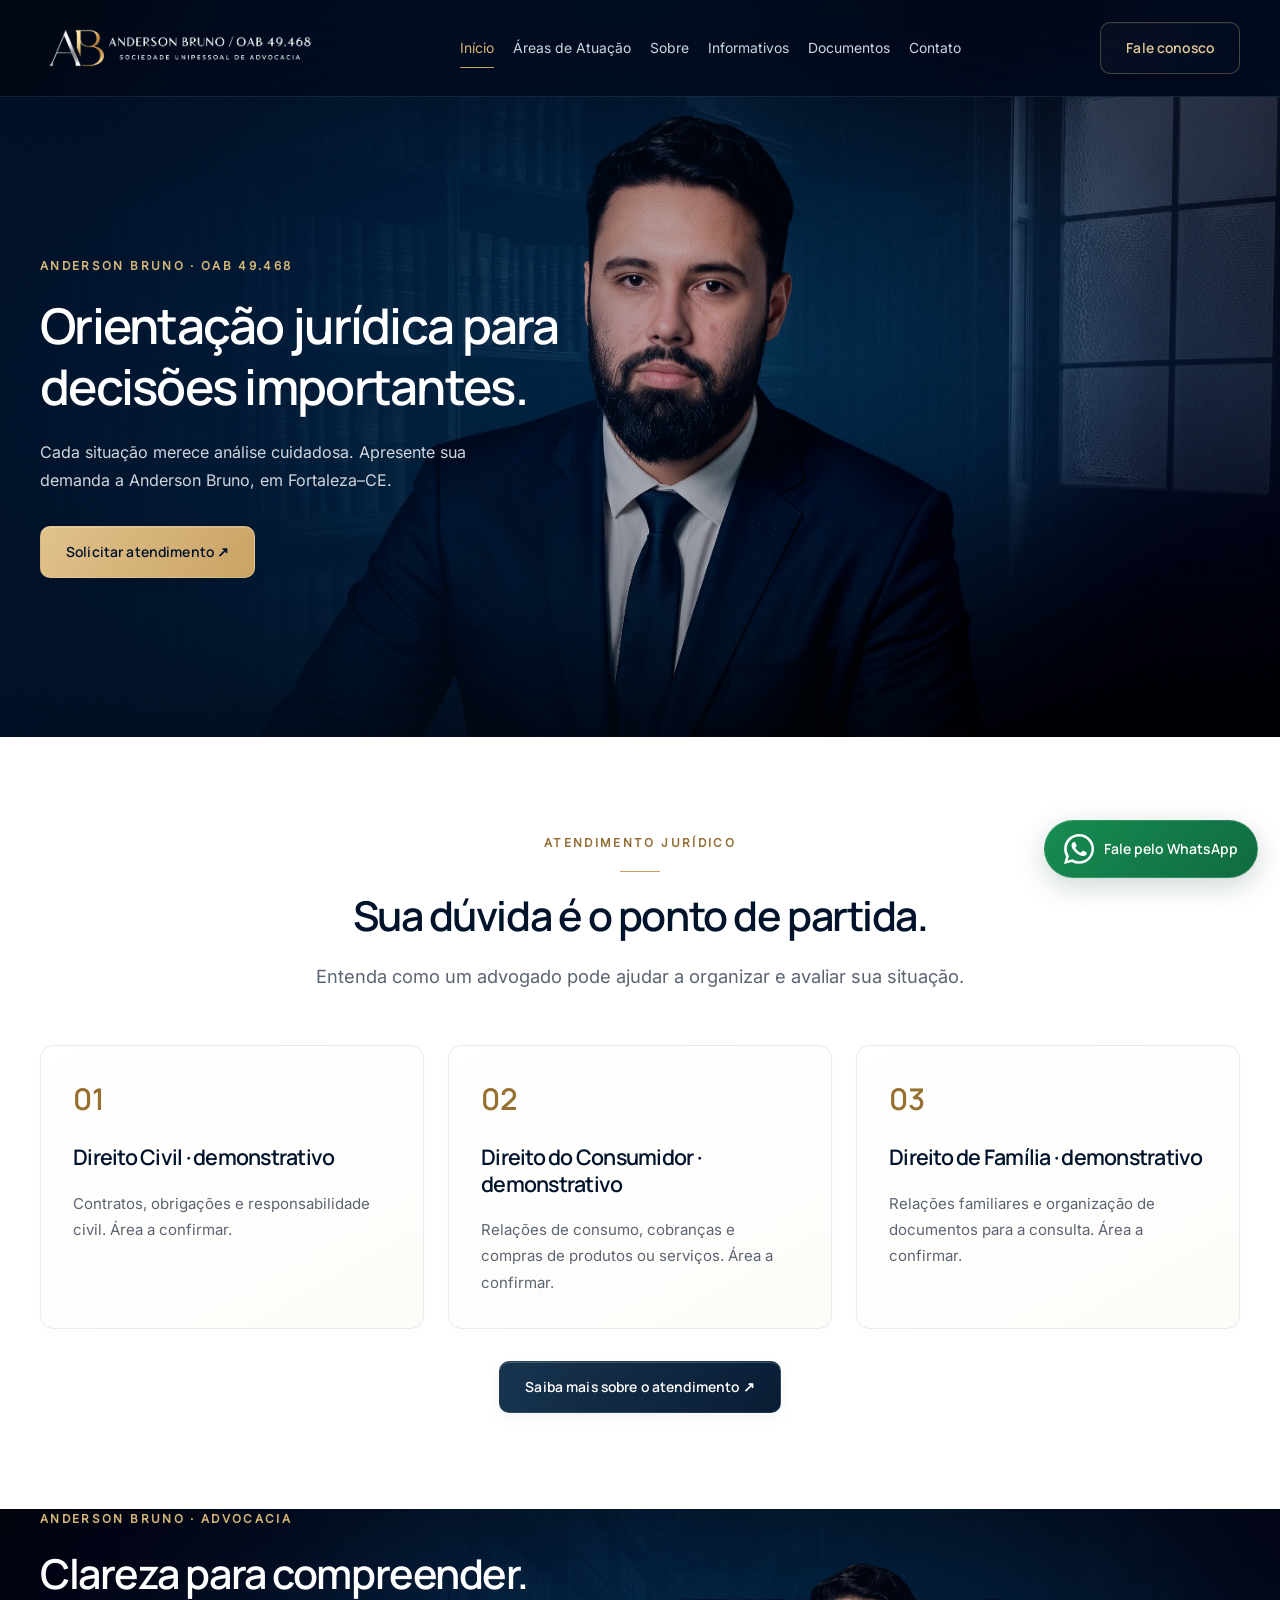
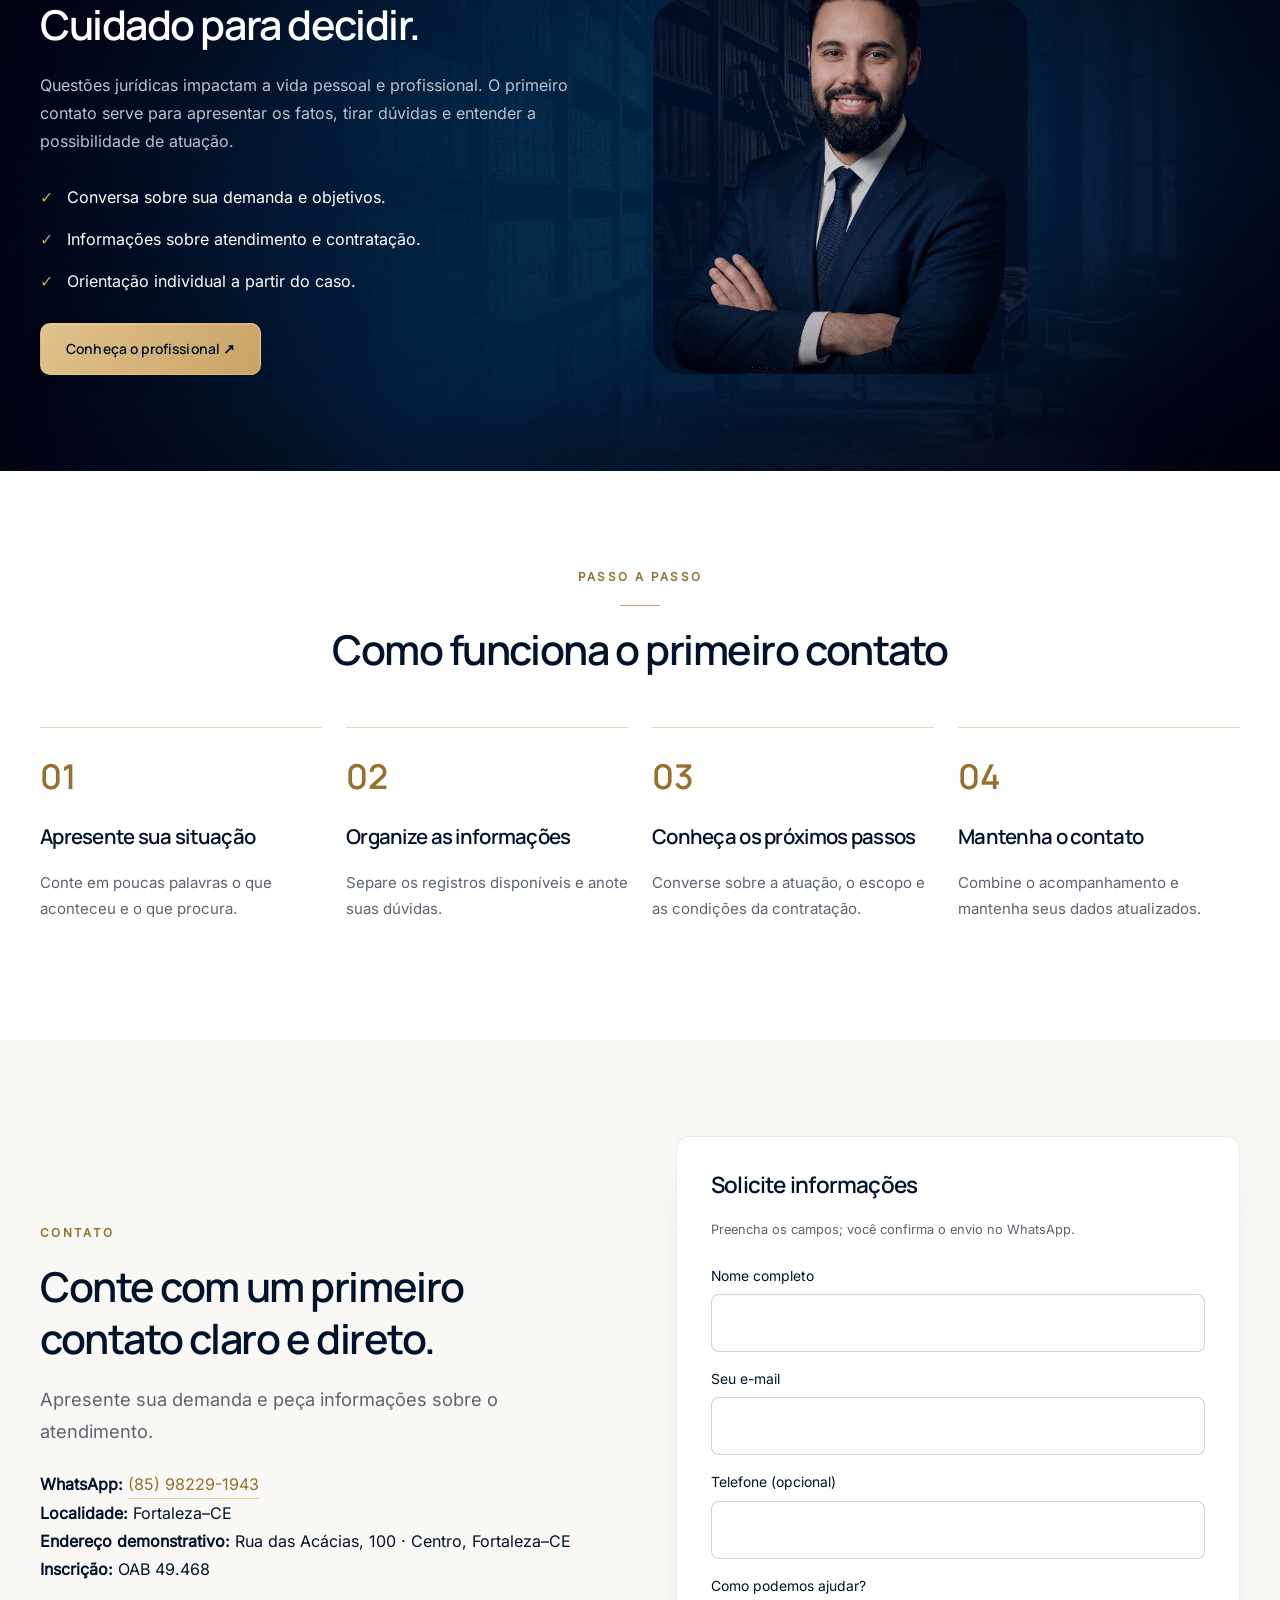
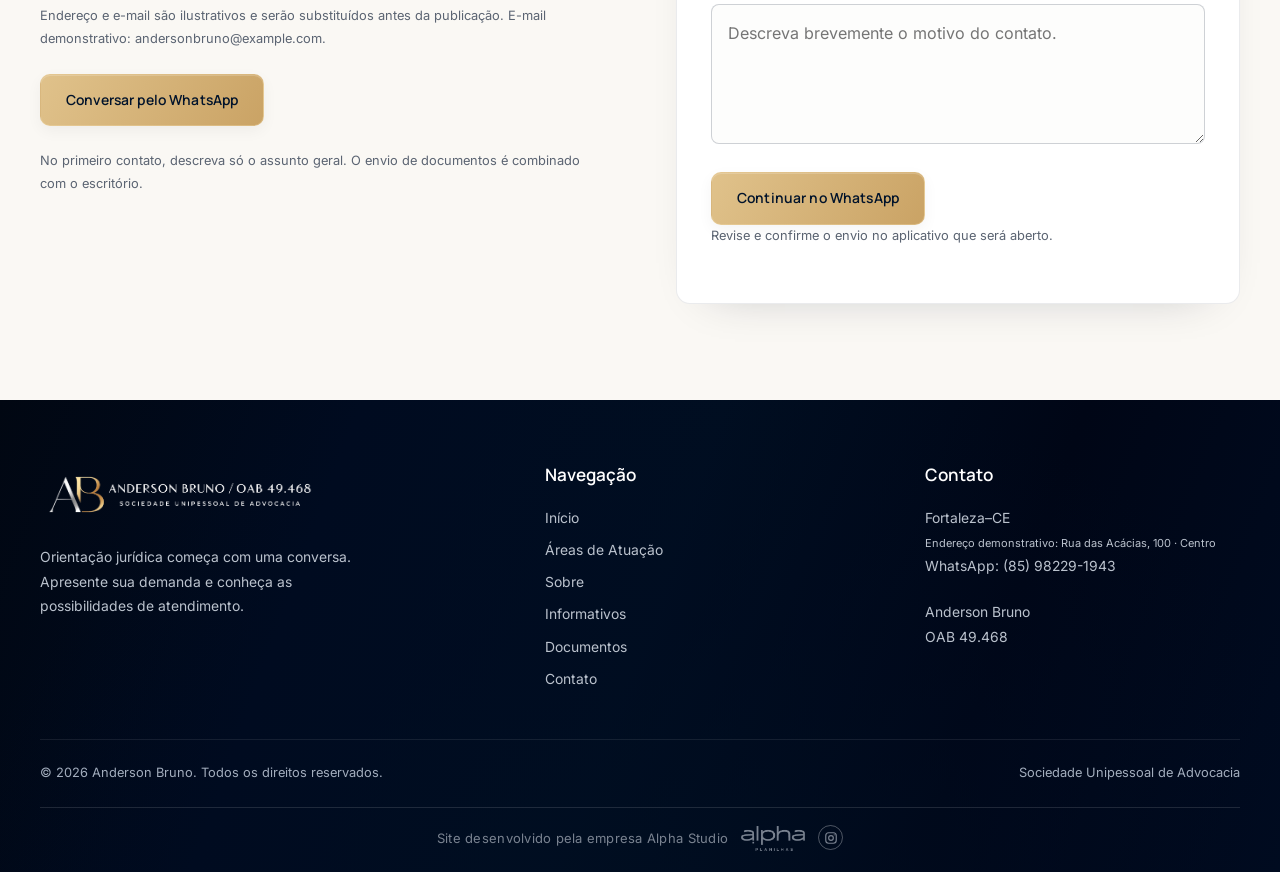
<file: index.html>
<!doctype html>
<html lang="pt-BR"><head><meta charset="utf-8"><meta name="viewport" content="width=device-width,initial-scale=1"><title>Advocacia em Fortaleza | Anderson Bruno Advocacia</title><meta name="description" content="Conheça Anderson Bruno, OAB 49.468. Informações sobre atendimento jurídico em Fortaleza–CE e contato pelo WhatsApp."><meta name="theme-color" content="#01132b"><meta property="og:type" content="website"><meta property="og:locale" content="pt_BR"><meta property="og:title" content="Advocacia em Fortaleza | Anderson Bruno Advocacia"><meta property="og:description" content="Conheça Anderson Bruno, OAB 49.468. Informações sobre atendimento jurídico em Fortaleza–CE e contato pelo WhatsApp."><link rel="icon" href="assets/favicon.png"><link rel="stylesheet" href="assets/site.css"><script defer src="assets/config.js"></script><script defer src="assets/site.js"></script><script defer src="assets/motion.js"></script></head>
<body class="page-inicio"><a class="skip" href="#conteudo">Pular para o conteúdo</a><div class="progress" aria-hidden="true"></div><header class="header"><div class="container header-inner"><a class="logo" href="index.html" aria-label="Anderson Bruno — página inicial"><img src="assets/LOGOTIPO IMAGEM/LOGO-COMPLETO-(FUNDO-AZUL)-HORIZONTAL-TRANSPARENTE webp.webp" width="2557" height="559" alt="Anderson Bruno Advocacia"></a><button class="menu-toggle" type="button" aria-expanded="false" aria-controls="navigation" aria-label="Abrir menu">☰</button><nav class="nav" id="navigation" aria-label="Navegação principal"><a href="index.html" aria-current="page">Início</a><a href="areas-de-atuacao/">Áreas de Atuação</a><a href="sobre/">Sobre</a><a href="informativos/">Informativos</a><a href="documentos/">Documentos</a><a href="contato/">Contato</a></nav><a class="button outline header-cta" href="contato/">Fale conosco</a></div></header><main id="conteudo"><section class="hero" aria-labelledby="hero-title"><img class="hero-image" src="assets/banner-hero.webp" alt="" fetchpriority="high" loading="eager"><div class="container"><div class="hero-copy"><span class="eyebrow">Anderson Bruno · OAB 49.468</span><h1 id="hero-title">Orientação jurídica para decisões importantes.</h1><p>Cada situação merece análise cuidadosa. Apresente sua demanda a Anderson Bruno, em Fortaleza–CE.</p><div class="actions"><a class="button " href="contato/">Solicitar atendimento <span aria-hidden="true">&nbsp;↗</span></a></div></div></div></section><section class="section white"><div class="container"><div class="center reveal"><span class="eyebrow">Atendimento jurídico</span><h2>Sua dúvida é o ponto de partida.</h2><p class="lead">Entenda como um advogado pode ajudar a organizar e avaliar sua situação.</p></div> <div class="grid"><article class="card reveal" style="--delay:0ms"><span class="card-number" aria-hidden="true">01</span><h3>Direito Civil · demonstrativo</h3><p>Contratos, obrigações e responsabilidade civil. Área a confirmar.</p></article><article class="card reveal" style="--delay:80ms"><span class="card-number" aria-hidden="true">02</span><h3>Direito do Consumidor · demonstrativo</h3><p>Relações de consumo, cobranças e compras de produtos ou serviços. Área a confirmar.</p></article><article class="card reveal" style="--delay:160ms"><span class="card-number" aria-hidden="true">03</span><h3>Direito de Família · demonstrativo</h3><p>Relações familiares e organização de documentos para a consulta. Área a confirmar.</p></article></div><div class="actions" style="justify-content:center"><a class="button navy" href="areas-de-atuacao/">Saiba mais sobre o atendimento <span aria-hidden="true">&nbsp;↗</span></a></div></div></section><section class="section dark home-about"><div class="container split"><div class="reveal"><span class="eyebrow">Anderson Bruno · Advocacia</span><h2>Clareza para compreender.<br>Cuidado para decidir.</h2><p>Questões jurídicas impactam a vida pessoal e profissional. O primeiro contato serve para apresentar os fatos, tirar dúvidas e entender a possibilidade de atuação.</p><ul class="checks"><li>Conversa sobre sua demanda e objetivos.</li><li>Informações sobre atendimento e contratação.</li><li>Orientação individual a partir do caso.</li></ul><a class="button " href="sobre/">Conheça o profissional <span aria-hidden="true">&nbsp;↗</span></a></div><div aria-hidden="true"></div></div></section><section class="section white"><div class="container"><div class="center reveal"><span class="eyebrow">Passo a passo</span><h2>Como funciona o primeiro contato</h2></div><div class="grid four"><article class="step reveal" style="--delay:0ms"><span class="card-number">01</span><h3>Apresente sua situação</h3><p>Conte em poucas palavras o que aconteceu e o que procura.</p></article><article class="step reveal" style="--delay:80ms"><span class="card-number">02</span><h3>Organize as informações</h3><p>Separe os registros disponíveis e anote suas dúvidas.</p></article><article class="step reveal" style="--delay:160ms"><span class="card-number">03</span><h3>Conheça os próximos passos</h3><p>Converse sobre a atuação, o escopo e as condições da contratação.</p></article><article class="step reveal" style="--delay:240ms"><span class="card-number">04</span><h3>Mantenha o contato</h3><p>Combine o acompanhamento e mantenha seus dados atualizados.</p></article></div></div></section><section class="section"><div class="container split"><div class="reveal"><span class="eyebrow">Contato</span><h2>Conte com um primeiro contato claro e direto.</h2><p class="lead">Apresente sua demanda e peça informações sobre o atendimento.</p><p><strong>WhatsApp:</strong> <a class="text-link" href="https://wa.me/5585982291943">(85) 98229-1943</a><br><strong>Localidade:</strong> Fortaleza–CE<br><strong>Endereço demonstrativo:</strong> Rua das Acácias, 100 · Centro, Fortaleza–CE<br><strong>Inscrição:</strong> OAB 49.468</p><p class="small">Endereço e e-mail são ilustrativos e serão substituídos antes da publicação. E-mail demonstrativo: andersonbruno@example.com.</p><div class="contact-links" data-contact-links></div><p class="small">No primeiro contato, descreva só o assunto geral. O envio de documentos é combinado com o escritório.</p></div><div class="contact-box reveal"><h3>Solicite informações</h3><p class="small">Preencha os campos; você confirma o envio no WhatsApp.</p><form id="contact-form"><label for="name">Nome completo</label><input id="name" name="name" autocomplete="name" required maxlength="120"><label for="email">Seu e-mail</label><input id="email" name="email" type="email" autocomplete="email" required maxlength="180"><label for="phone">Telefone (opcional)</label><input id="phone" name="phone" type="tel" autocomplete="tel" maxlength="30"><label for="message">Como podemos ajudar?</label><textarea id="message" name="message" required maxlength="2000" placeholder="Descreva brevemente o motivo do contato."></textarea><button class="button" type="submit" disabled>Continuar no WhatsApp</button><p id="form-status" class="small" role="status" aria-live="polite"></p><p id="contact-unavailable" class="small">Use o link de WhatsApp ao lado para falar com o escritório.</p></form></div></div></section></main><footer class="footer"><div class="container"><div class="footer-grid"><div><a class="logo" href="index.html" aria-label="Anderson Bruno — página inicial"><img src="assets/LOGOTIPO IMAGEM/LOGO-COMPLETO-(FUNDO-AZUL)-HORIZONTAL-TRANSPARENTE webp.webp" width="2557" height="559" alt="Anderson Bruno Advocacia"></a><p>Orientação jurídica começa com uma conversa. Apresente sua demanda e conheça as possibilidades de atendimento.</p></div><div><h2>Navegação</h2><nav class="footer-links" aria-label="Navegação do rodapé"><a href="index.html" aria-current="page">Início</a><a href="areas-de-atuacao/">Áreas de Atuação</a><a href="sobre/">Sobre</a><a href="informativos/">Informativos</a><a href="documentos/">Documentos</a><a href="contato/">Contato</a></nav></div><div><h2>Contato</h2><p>Fortaleza–CE<br><span class="small">Endereço demonstrativo: Rua das Acácias, 100 · Centro</span><br><a href="https://wa.me/5585982291943">WhatsApp: (85) 98229-1943</a></p><p>Anderson Bruno<br>OAB 49.468</p></div></div><div class="footer-bottom"><span>© 2026 Anderson Bruno. Todos os direitos reservados.</span><span>Sociedade Unipessoal de Advocacia</span></div><div class="alpha-credit"><span>Site desenvolvido pela empresa Alpha Studio</span><span class="alpha-credit__logo" role="img" aria-label="Alpha Studio"></span><a class="alpha-credit__social" href="https://www.instagram.com/alphastudiobrand/" target="_blank" rel="noopener noreferrer" aria-label="Instagram da Alpha Studio" title="Instagram da Alpha Studio"><svg viewBox="0 0 24 24" fill="none" stroke="currentColor" stroke-width="2" stroke-linecap="round" stroke-linejoin="round" aria-hidden="true"><rect width="18" height="18" x="3" y="3" rx="5"/><circle cx="12" cy="12" r="4"/><circle cx="17.5" cy="6.5" r="1" fill="currentColor" stroke="none"/></svg></a></div></div></footer><button class="back-top" type="button" aria-label="Voltar ao topo">↑</button><a class="whatsapp-float" href="https://wa.me/5585982291943" target="_blank" rel="noopener noreferrer" aria-label="Conversar com Anderson Bruno pelo WhatsApp (abre em nova aba)"><svg viewBox="0 0 24 24" width="30" height="30" fill="currentColor" aria-hidden="true"><path d="M20.52 3.48A11.86 11.86 0 0 0 12.05 0C5.46 0 .1 5.35.1 11.94c0 2.1.55 4.15 1.6 5.96L0 24l6.27-1.64a11.94 11.94 0 0 0 5.77 1.47h.01C18.64 23.83 24 18.48 24 11.9c0-3.19-1.24-6.18-3.48-8.42ZM12.05 21.8a9.89 9.89 0 0 1-5.04-1.38l-.36-.21-3.72.97.99-3.63-.24-.37a9.88 9.88 0 0 1-1.51-5.24c0-5.47 4.45-9.92 9.92-9.92a9.85 9.85 0 0 1 7.01 2.91A9.85 9.85 0 0 1 22 11.94c0 5.47-4.45 9.92-9.95 9.86Zm5.44-7.43c-.3-.15-1.77-.87-2.04-.97-.27-.1-.47-.15-.67.15-.2.3-.77.97-.94 1.17-.17.2-.35.22-.65.07-.3-.15-1.26-.46-2.39-1.48-.89-.79-1.49-1.77-1.66-2.07-.17-.3-.02-.46.13-.61.13-.13.3-.35.45-.52.15-.18.2-.3.3-.5.1-.2.05-.37-.03-.52-.07-.15-.67-1.61-.92-2.21-.24-.58-.49-.5-.67-.51h-.57c-.2 0-.52.07-.79.37-.27.3-1.04 1.02-1.04 2.48s1.07 2.88 1.22 3.08c.15.2 2.1 3.21 5.09 4.5.71.31 1.27.49 1.71.63.72.23 1.38.2 1.9.12.58-.09 1.77-.72 2.02-1.42.25-.69.25-1.29.17-1.41-.07-.13-.27-.2-.57-.35Z"/></svg><span>Fale pelo WhatsApp</span></a></body></html>
</file>
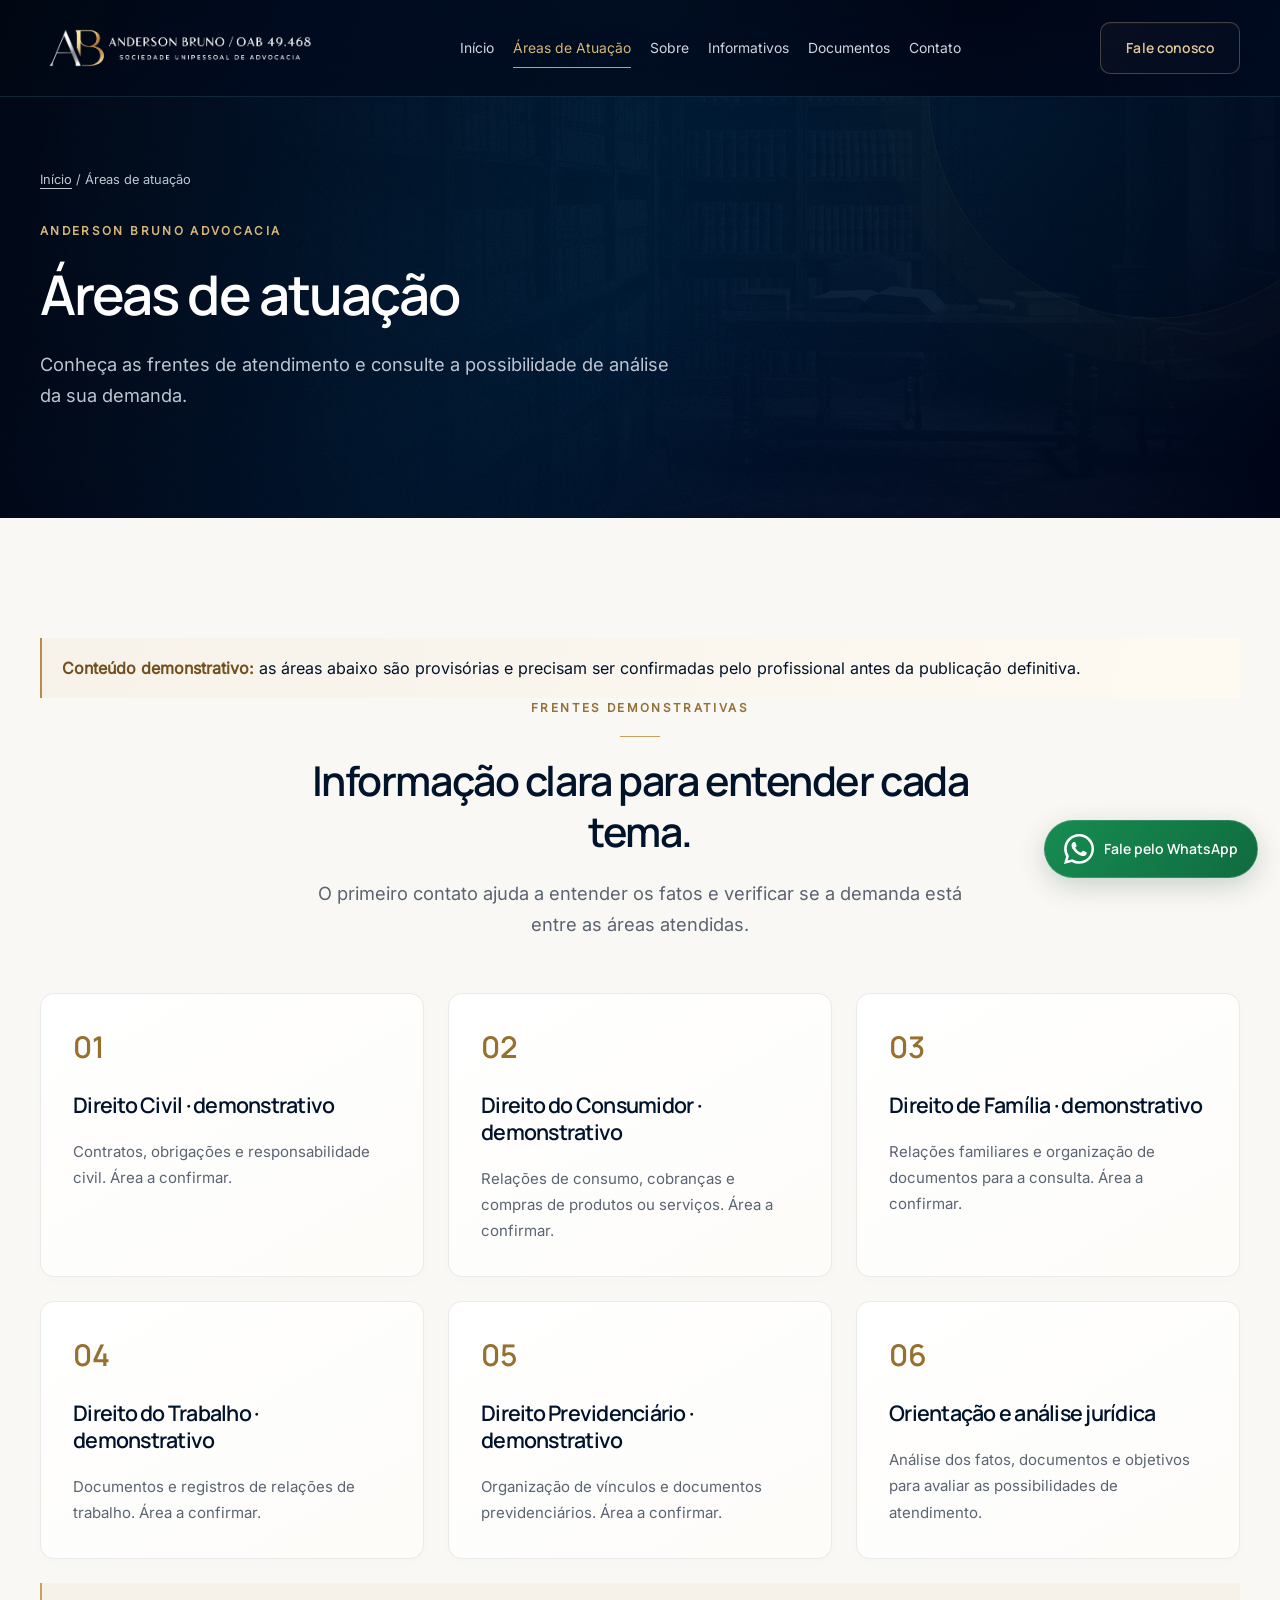
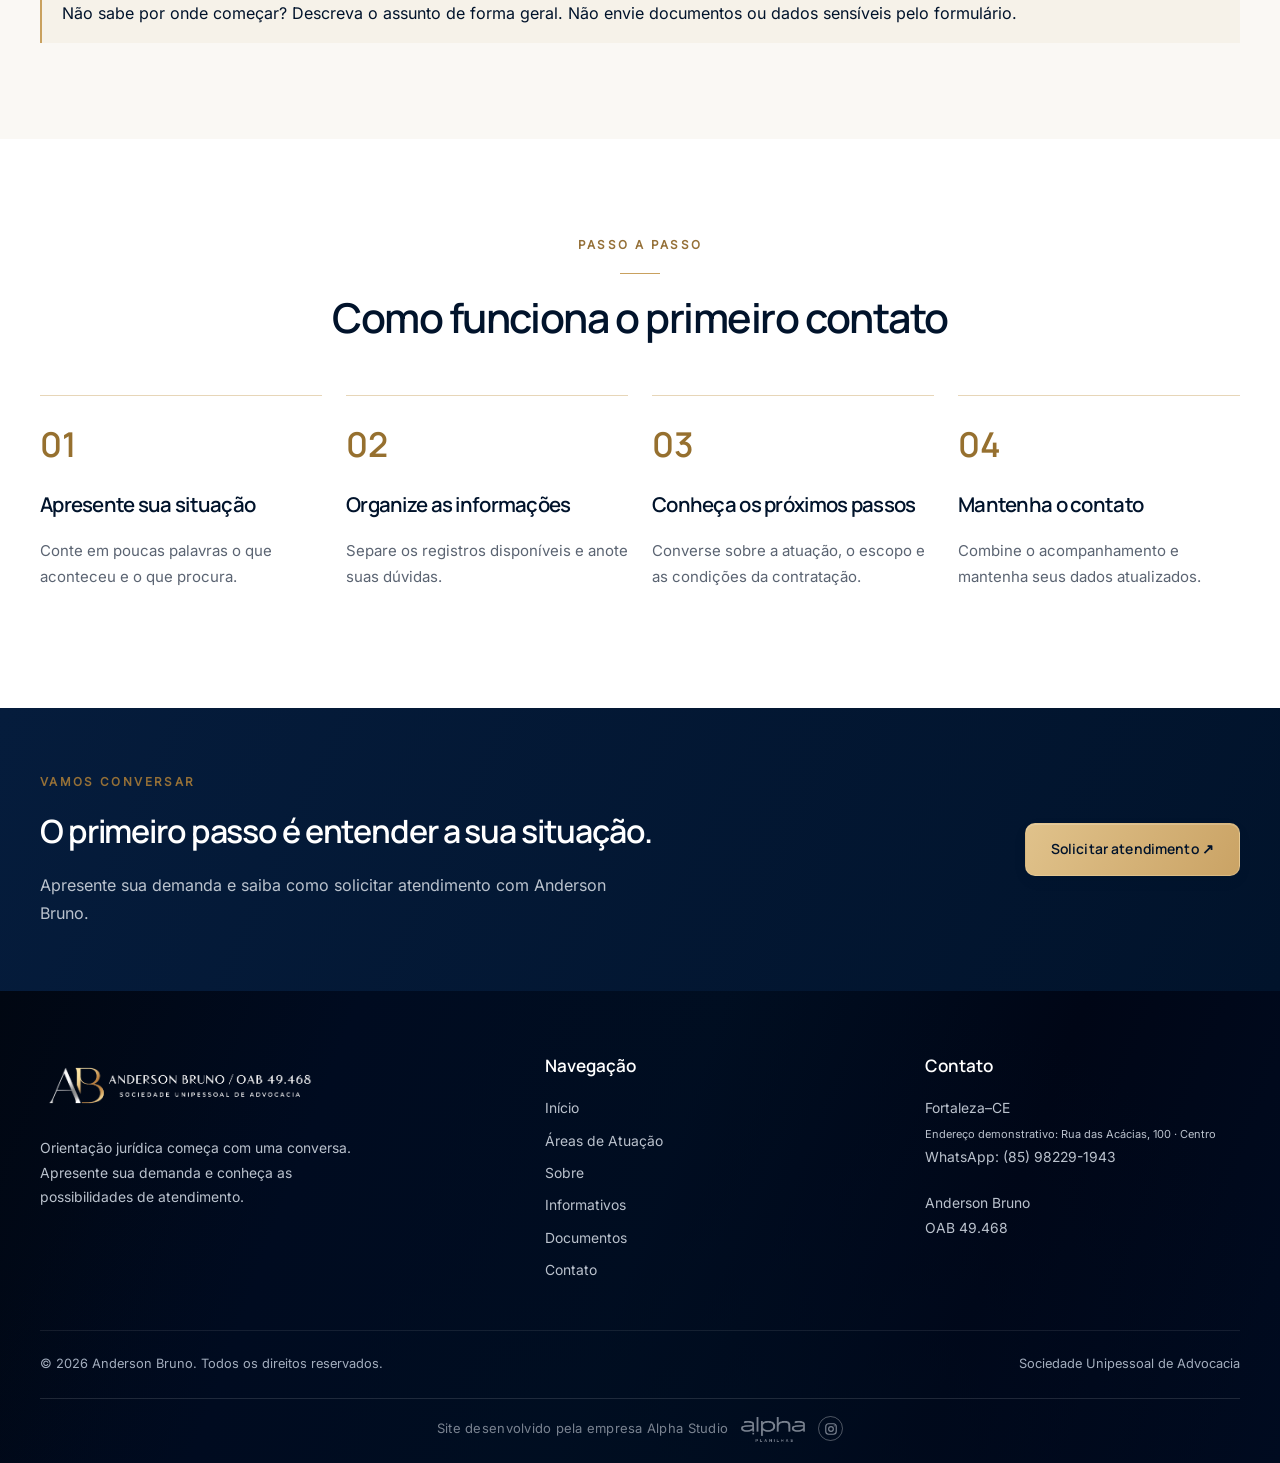
<file: areas-de-atuacao/index.html>
<!doctype html>
<html lang="pt-BR"><head><meta charset="utf-8"><meta name="viewport" content="width=device-width,initial-scale=1"><title>Áreas de atuação | Anderson Bruno Advocacia</title><meta name="description" content="Conheça as áreas demonstrativas de Anderson Bruno Advocacia em Fortaleza–CE."><meta name="theme-color" content="#01132b"><meta property="og:type" content="website"><meta property="og:locale" content="pt_BR"><meta property="og:title" content="Áreas de atuação | Anderson Bruno Advocacia"><meta property="og:description" content="Conheça as áreas demonstrativas de Anderson Bruno Advocacia em Fortaleza–CE."><link rel="icon" href="../assets/favicon.png"><link rel="preload" as="image" href="../assets/banner-paginas.webp" fetchpriority="high"><link rel="stylesheet" href="../assets/site.css"><script defer src="../assets/config.js"></script><script defer src="../assets/site.js"></script><script defer src="../assets/motion.js"></script></head>
<body class="page-areas-de-atuacao"><a class="skip" href="#conteudo">Pular para o conteúdo</a><div class="progress" aria-hidden="true"></div><header class="header"><div class="container header-inner"><a class="logo" href="../index.html" aria-label="Anderson Bruno — página inicial"><img src="../assets/LOGOTIPO IMAGEM/LOGO-COMPLETO-(FUNDO-AZUL)-HORIZONTAL-TRANSPARENTE webp.webp" width="2557" height="559" alt="Anderson Bruno Advocacia"></a><button class="menu-toggle" type="button" aria-expanded="false" aria-controls="navigation" aria-label="Abrir menu">☰</button><nav class="nav" id="navigation" aria-label="Navegação principal"><a href="../index.html">Início</a><a href="../areas-de-atuacao/" aria-current="page">Áreas de Atuação</a><a href="../sobre/">Sobre</a><a href="../informativos/">Informativos</a><a href="../documentos/">Documentos</a><a href="../contato/">Contato</a></nav><a class="button outline header-cta" href="../contato/">Fale conosco</a></div></header><main id="conteudo"><section class="page-head"><div class="container"><nav class="breadcrumb" aria-label="Caminho da página"><a href="../index.html">Início</a> / <span>Áreas de atuação</span></nav><div class="reveal"><span class="eyebrow">Anderson Bruno Advocacia</span><h1>Áreas de atuação</h1><p class="lead">Conheça as frentes de atendimento e consulte a possibilidade de análise da sua demanda.</p></div></div></section><section class="section"><div class="container"><div class="notice provisional reveal"><strong>Conteúdo demonstrativo:</strong> as áreas abaixo são provisórias e precisam ser confirmadas pelo profissional antes da publicação definitiva.</div><div class="center reveal"><span class="eyebrow">Frentes demonstrativas</span><h2>Informação clara para entender cada tema.</h2><p class="lead">O primeiro contato ajuda a entender os fatos e verificar se a demanda está entre as áreas atendidas.</p></div><div class="grid"><article class="card reveal" style="--delay:0ms"><span class="card-number" aria-hidden="true">01</span><h3>Direito Civil · demonstrativo</h3><p>Contratos, obrigações e responsabilidade civil. Área a confirmar.</p></article><article class="card reveal" style="--delay:80ms"><span class="card-number" aria-hidden="true">02</span><h3>Direito do Consumidor · demonstrativo</h3><p>Relações de consumo, cobranças e compras de produtos ou serviços. Área a confirmar.</p></article><article class="card reveal" style="--delay:160ms"><span class="card-number" aria-hidden="true">03</span><h3>Direito de Família · demonstrativo</h3><p>Relações familiares e organização de documentos para a consulta. Área a confirmar.</p></article><article class="card reveal" style="--delay:0ms"><span class="card-number" aria-hidden="true">04</span><h3>Direito do Trabalho · demonstrativo</h3><p>Documentos e registros de relações de trabalho. Área a confirmar.</p></article><article class="card reveal" style="--delay:80ms"><span class="card-number" aria-hidden="true">05</span><h3>Direito Previdenciário · demonstrativo</h3><p>Organização de vínculos e documentos previdenciários. Área a confirmar.</p></article><article class="card reveal" style="--delay:160ms"><span class="card-number" aria-hidden="true">06</span><h3>Orientação e análise jurídica</h3><p>Análise dos fatos, documentos e objetivos para avaliar as possibilidades de atendimento.</p></article></div><div class="notice reveal">Não sabe por onde começar? Descreva o assunto de forma geral. Não envie documentos ou dados sensíveis pelo formulário.</div></div></section><section class="section white"><div class="container"><div class="center reveal"><span class="eyebrow">Passo a passo</span><h2>Como funciona o primeiro contato</h2></div><div class="grid four"><article class="step reveal" style="--delay:0ms"><span class="card-number">01</span><h3>Apresente sua situação</h3><p>Conte em poucas palavras o que aconteceu e o que procura.</p></article><article class="step reveal" style="--delay:80ms"><span class="card-number">02</span><h3>Organize as informações</h3><p>Separe os registros disponíveis e anote suas dúvidas.</p></article><article class="step reveal" style="--delay:160ms"><span class="card-number">03</span><h3>Conheça os próximos passos</h3><p>Converse sobre a atuação, o escopo e as condições da contratação.</p></article><article class="step reveal" style="--delay:240ms"><span class="card-number">04</span><h3>Mantenha o contato</h3><p>Combine o acompanhamento e mantenha seus dados atualizados.</p></article></div></div></section><section class="cta"><div class="container reveal"><div><span class="eyebrow">Vamos conversar</span><h2>O primeiro passo é entender a sua situação.</h2><p>Apresente sua demanda e saiba como solicitar atendimento com Anderson Bruno.</p></div><a class="button " href="../contato/">Solicitar atendimento <span aria-hidden="true">&nbsp;↗</span></a></div></section></main><footer class="footer"><div class="container"><div class="footer-grid"><div><a class="logo" href="../index.html" aria-label="Anderson Bruno — página inicial"><img src="../assets/LOGOTIPO IMAGEM/LOGO-COMPLETO-(FUNDO-AZUL)-HORIZONTAL-TRANSPARENTE webp.webp" width="2557" height="559" alt="Anderson Bruno Advocacia"></a><p>Orientação jurídica começa com uma conversa. Apresente sua demanda e conheça as possibilidades de atendimento.</p></div><div><h2>Navegação</h2><nav class="footer-links" aria-label="Navegação do rodapé"><a href="../index.html">Início</a><a href="../areas-de-atuacao/" aria-current="page">Áreas de Atuação</a><a href="../sobre/">Sobre</a><a href="../informativos/">Informativos</a><a href="../documentos/">Documentos</a><a href="../contato/">Contato</a></nav></div><div><h2>Contato</h2><p>Fortaleza–CE<br><span class="small">Endereço demonstrativo: Rua das Acácias, 100 · Centro</span><br><a href="https://wa.me/5585982291943">WhatsApp: (85) 98229-1943</a></p><p>Anderson Bruno<br>OAB 49.468</p></div></div><div class="footer-bottom"><span>© 2026 Anderson Bruno. Todos os direitos reservados.</span><span>Sociedade Unipessoal de Advocacia</span></div><div class="alpha-credit"><span>Site desenvolvido pela empresa Alpha Studio</span><span class="alpha-credit__logo" role="img" aria-label="Alpha Studio"></span><a class="alpha-credit__social" href="https://www.instagram.com/alphastudiobrand/" target="_blank" rel="noopener noreferrer" aria-label="Instagram da Alpha Studio" title="Instagram da Alpha Studio"><svg viewBox="0 0 24 24" fill="none" stroke="currentColor" stroke-width="2" stroke-linecap="round" stroke-linejoin="round" aria-hidden="true"><rect width="18" height="18" x="3" y="3" rx="5"/><circle cx="12" cy="12" r="4"/><circle cx="17.5" cy="6.5" r="1" fill="currentColor" stroke="none"/></svg></a></div></div></footer><button class="back-top" type="button" aria-label="Voltar ao topo">↑</button><a class="whatsapp-float" href="https://wa.me/5585982291943" target="_blank" rel="noopener noreferrer" aria-label="Conversar com Anderson Bruno pelo WhatsApp (abre em nova aba)"><svg viewBox="0 0 24 24" width="30" height="30" fill="currentColor" aria-hidden="true"><path d="M20.52 3.48A11.86 11.86 0 0 0 12.05 0C5.46 0 .1 5.35.1 11.94c0 2.1.55 4.15 1.6 5.96L0 24l6.27-1.64a11.94 11.94 0 0 0 5.77 1.47h.01C18.64 23.83 24 18.48 24 11.9c0-3.19-1.24-6.18-3.48-8.42ZM12.05 21.8a9.89 9.89 0 0 1-5.04-1.38l-.36-.21-3.72.97.99-3.63-.24-.37a9.88 9.88 0 0 1-1.51-5.24c0-5.47 4.45-9.92 9.92-9.92a9.85 9.85 0 0 1 7.01 2.91A9.85 9.85 0 0 1 22 11.94c0 5.47-4.45 9.92-9.95 9.86Zm5.44-7.43c-.3-.15-1.77-.87-2.04-.97-.27-.1-.47-.15-.67.15-.2.3-.77.97-.94 1.17-.17.2-.35.22-.65.07-.3-.15-1.26-.46-2.39-1.48-.89-.79-1.49-1.77-1.66-2.07-.17-.3-.02-.46.13-.61.13-.13.3-.35.45-.52.15-.18.2-.3.3-.5.1-.2.05-.37-.03-.52-.07-.15-.67-1.61-.92-2.21-.24-.58-.49-.5-.67-.51h-.57c-.2 0-.52.07-.79.37-.27.3-1.04 1.02-1.04 2.48s1.07 2.88 1.22 3.08c.15.2 2.1 3.21 5.09 4.5.71.31 1.27.49 1.71.63.72.23 1.38.2 1.9.12.58-.09 1.77-.72 2.02-1.42.25-.69.25-1.29.17-1.41-.07-.13-.27-.2-.57-.35Z"/></svg><span>Fale pelo WhatsApp</span></a></body></html>
</file>
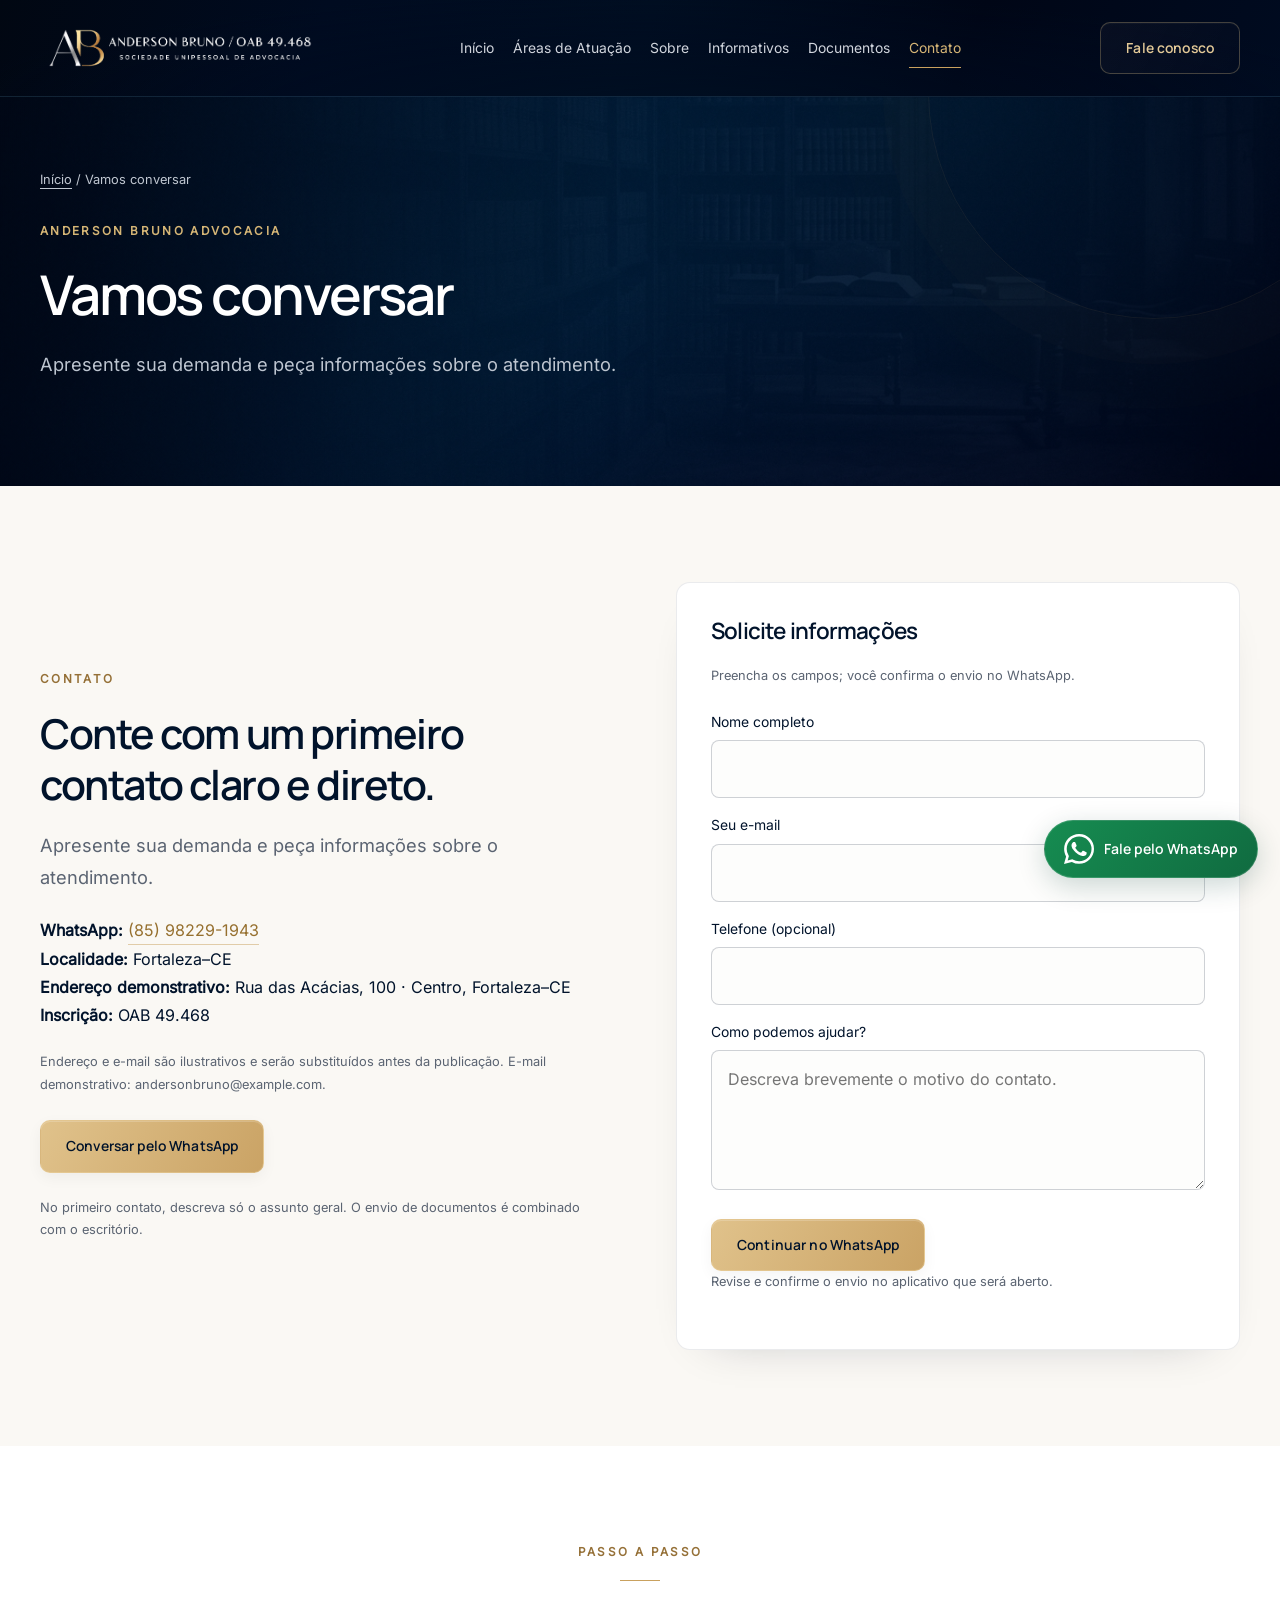
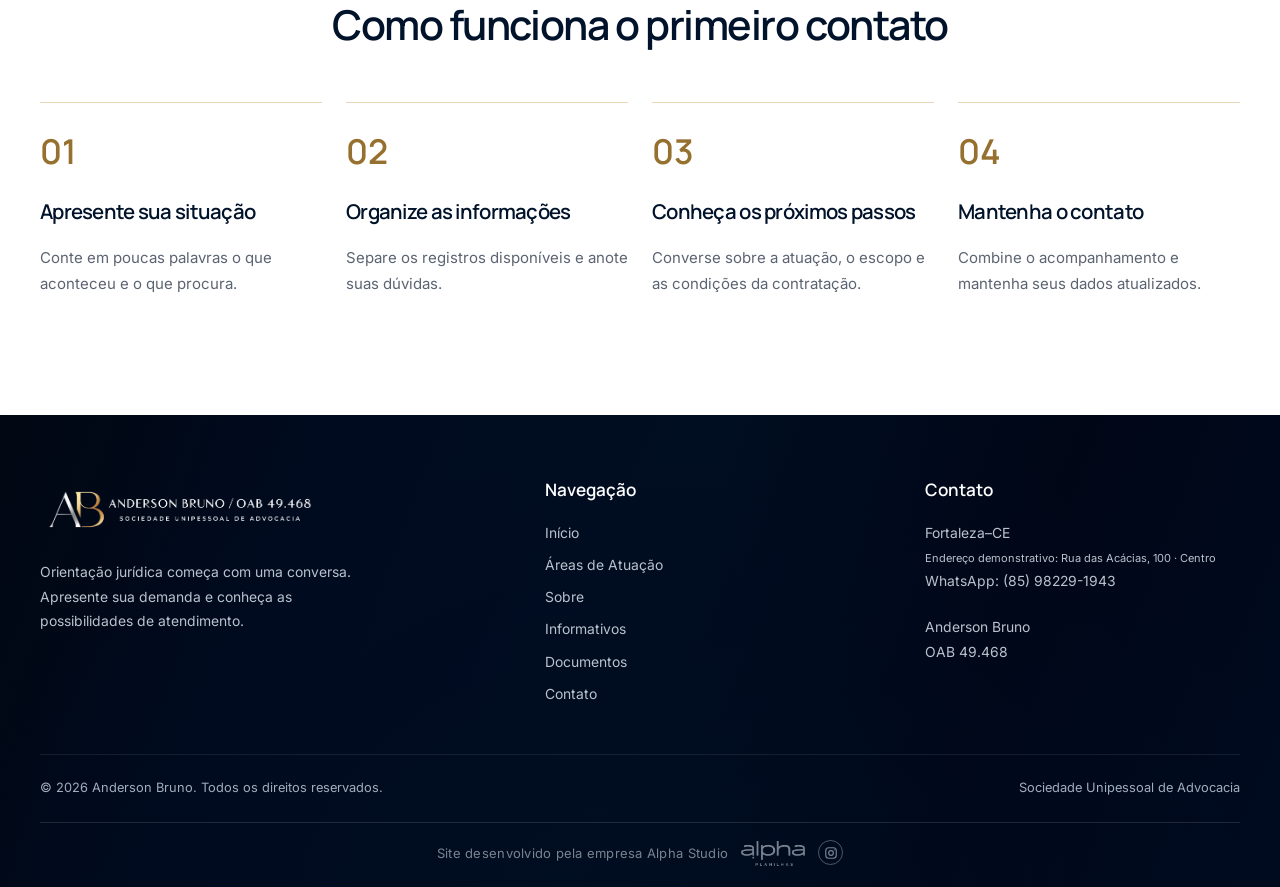
<file: contato/index.html>
<!doctype html>
<html lang="pt-BR"><head><meta charset="utf-8"><meta name="viewport" content="width=device-width,initial-scale=1"><title>Contato | Anderson Bruno Advocacia</title><meta name="description" content="Entre em contato com Anderson Bruno em Fortaleza–CE pelo WhatsApp (85) 98229-1943."><meta name="theme-color" content="#01132b"><meta property="og:type" content="website"><meta property="og:locale" content="pt_BR"><meta property="og:title" content="Contato | Anderson Bruno Advocacia"><meta property="og:description" content="Entre em contato com Anderson Bruno em Fortaleza–CE pelo WhatsApp (85) 98229-1943."><link rel="icon" href="../assets/favicon.png"><link rel="preload" as="image" href="../assets/banner-paginas.webp" fetchpriority="high"><link rel="stylesheet" href="../assets/site.css"><script defer src="../assets/config.js"></script><script defer src="../assets/site.js"></script><script defer src="../assets/motion.js"></script></head>
<body class="page-contato"><a class="skip" href="#conteudo">Pular para o conteúdo</a><div class="progress" aria-hidden="true"></div><header class="header"><div class="container header-inner"><a class="logo" href="../index.html" aria-label="Anderson Bruno — página inicial"><img src="../assets/LOGOTIPO IMAGEM/LOGO-COMPLETO-(FUNDO-AZUL)-HORIZONTAL-TRANSPARENTE webp.webp" width="2557" height="559" alt="Anderson Bruno Advocacia"></a><button class="menu-toggle" type="button" aria-expanded="false" aria-controls="navigation" aria-label="Abrir menu">☰</button><nav class="nav" id="navigation" aria-label="Navegação principal"><a href="../index.html">Início</a><a href="../areas-de-atuacao/">Áreas de Atuação</a><a href="../sobre/">Sobre</a><a href="../informativos/">Informativos</a><a href="../documentos/">Documentos</a><a href="../contato/" aria-current="page">Contato</a></nav><a class="button outline header-cta" href="../contato/">Fale conosco</a></div></header><main id="conteudo"><section class="page-head"><div class="container"><nav class="breadcrumb" aria-label="Caminho da página"><a href="../index.html">Início</a> / <span>Vamos conversar</span></nav><div class="reveal"><span class="eyebrow">Anderson Bruno Advocacia</span><h1>Vamos conversar</h1><p class="lead">Apresente sua demanda e peça informações sobre o atendimento.</p></div></div></section><section class="section"><div class="container split"><div class="reveal"><span class="eyebrow">Contato</span><h2>Conte com um primeiro contato claro e direto.</h2><p class="lead">Apresente sua demanda e peça informações sobre o atendimento.</p><p><strong>WhatsApp:</strong> <a class="text-link" href="https://wa.me/5585982291943">(85) 98229-1943</a><br><strong>Localidade:</strong> Fortaleza–CE<br><strong>Endereço demonstrativo:</strong> Rua das Acácias, 100 · Centro, Fortaleza–CE<br><strong>Inscrição:</strong> OAB 49.468</p><p class="small">Endereço e e-mail são ilustrativos e serão substituídos antes da publicação. E-mail demonstrativo: andersonbruno@example.com.</p><div class="contact-links" data-contact-links></div><p class="small">No primeiro contato, descreva só o assunto geral. O envio de documentos é combinado com o escritório.</p></div><div class="contact-box reveal"><h3>Solicite informações</h3><p class="small">Preencha os campos; você confirma o envio no WhatsApp.</p><form id="contact-form"><label for="name">Nome completo</label><input id="name" name="name" autocomplete="name" required maxlength="120"><label for="email">Seu e-mail</label><input id="email" name="email" type="email" autocomplete="email" required maxlength="180"><label for="phone">Telefone (opcional)</label><input id="phone" name="phone" type="tel" autocomplete="tel" maxlength="30"><label for="message">Como podemos ajudar?</label><textarea id="message" name="message" required maxlength="2000" placeholder="Descreva brevemente o motivo do contato."></textarea><button class="button" type="submit" disabled>Continuar no WhatsApp</button><p id="form-status" class="small" role="status" aria-live="polite"></p><p id="contact-unavailable" class="small">Use o link de WhatsApp ao lado para falar com o escritório.</p></form></div></div></section><section class="section white"><div class="container"><div class="center reveal"><span class="eyebrow">Passo a passo</span><h2>Como funciona o primeiro contato</h2></div><div class="grid four"><article class="step reveal" style="--delay:0ms"><span class="card-number">01</span><h3>Apresente sua situação</h3><p>Conte em poucas palavras o que aconteceu e o que procura.</p></article><article class="step reveal" style="--delay:80ms"><span class="card-number">02</span><h3>Organize as informações</h3><p>Separe os registros disponíveis e anote suas dúvidas.</p></article><article class="step reveal" style="--delay:160ms"><span class="card-number">03</span><h3>Conheça os próximos passos</h3><p>Converse sobre a atuação, o escopo e as condições da contratação.</p></article><article class="step reveal" style="--delay:240ms"><span class="card-number">04</span><h3>Mantenha o contato</h3><p>Combine o acompanhamento e mantenha seus dados atualizados.</p></article></div></div></section></main><footer class="footer"><div class="container"><div class="footer-grid"><div><a class="logo" href="../index.html" aria-label="Anderson Bruno — página inicial"><img src="../assets/LOGOTIPO IMAGEM/LOGO-COMPLETO-(FUNDO-AZUL)-HORIZONTAL-TRANSPARENTE webp.webp" width="2557" height="559" alt="Anderson Bruno Advocacia"></a><p>Orientação jurídica começa com uma conversa. Apresente sua demanda e conheça as possibilidades de atendimento.</p></div><div><h2>Navegação</h2><nav class="footer-links" aria-label="Navegação do rodapé"><a href="../index.html">Início</a><a href="../areas-de-atuacao/">Áreas de Atuação</a><a href="../sobre/">Sobre</a><a href="../informativos/">Informativos</a><a href="../documentos/">Documentos</a><a href="../contato/" aria-current="page">Contato</a></nav></div><div><h2>Contato</h2><p>Fortaleza–CE<br><span class="small">Endereço demonstrativo: Rua das Acácias, 100 · Centro</span><br><a href="https://wa.me/5585982291943">WhatsApp: (85) 98229-1943</a></p><p>Anderson Bruno<br>OAB 49.468</p></div></div><div class="footer-bottom"><span>© 2026 Anderson Bruno. Todos os direitos reservados.</span><span>Sociedade Unipessoal de Advocacia</span></div><div class="alpha-credit"><span>Site desenvolvido pela empresa Alpha Studio</span><span class="alpha-credit__logo" role="img" aria-label="Alpha Studio"></span><a class="alpha-credit__social" href="https://www.instagram.com/alphastudiobrand/" target="_blank" rel="noopener noreferrer" aria-label="Instagram da Alpha Studio" title="Instagram da Alpha Studio"><svg viewBox="0 0 24 24" fill="none" stroke="currentColor" stroke-width="2" stroke-linecap="round" stroke-linejoin="round" aria-hidden="true"><rect width="18" height="18" x="3" y="3" rx="5"/><circle cx="12" cy="12" r="4"/><circle cx="17.5" cy="6.5" r="1" fill="currentColor" stroke="none"/></svg></a></div></div></footer><button class="back-top" type="button" aria-label="Voltar ao topo">↑</button><a class="whatsapp-float" href="https://wa.me/5585982291943" target="_blank" rel="noopener noreferrer" aria-label="Conversar com Anderson Bruno pelo WhatsApp (abre em nova aba)"><svg viewBox="0 0 24 24" width="30" height="30" fill="currentColor" aria-hidden="true"><path d="M20.52 3.48A11.86 11.86 0 0 0 12.05 0C5.46 0 .1 5.35.1 11.94c0 2.1.55 4.15 1.6 5.96L0 24l6.27-1.64a11.94 11.94 0 0 0 5.77 1.47h.01C18.64 23.83 24 18.48 24 11.9c0-3.19-1.24-6.18-3.48-8.42ZM12.05 21.8a9.89 9.89 0 0 1-5.04-1.38l-.36-.21-3.72.97.99-3.63-.24-.37a9.88 9.88 0 0 1-1.51-5.24c0-5.47 4.45-9.92 9.92-9.92a9.85 9.85 0 0 1 7.01 2.91A9.85 9.85 0 0 1 22 11.94c0 5.47-4.45 9.92-9.95 9.86Zm5.44-7.43c-.3-.15-1.77-.87-2.04-.97-.27-.1-.47-.15-.67.15-.2.3-.77.97-.94 1.17-.17.2-.35.22-.65.07-.3-.15-1.26-.46-2.39-1.48-.89-.79-1.49-1.77-1.66-2.07-.17-.3-.02-.46.13-.61.13-.13.3-.35.45-.52.15-.18.2-.3.3-.5.1-.2.05-.37-.03-.52-.07-.15-.67-1.61-.92-2.21-.24-.58-.49-.5-.67-.51h-.57c-.2 0-.52.07-.79.37-.27.3-1.04 1.02-1.04 2.48s1.07 2.88 1.22 3.08c.15.2 2.1 3.21 5.09 4.5.71.31 1.27.49 1.71.63.72.23 1.38.2 1.9.12.58-.09 1.77-.72 2.02-1.42.25-.69.25-1.29.17-1.41-.07-.13-.27-.2-.57-.35Z"/></svg><span>Fale pelo WhatsApp</span></a></body></html>
</file>
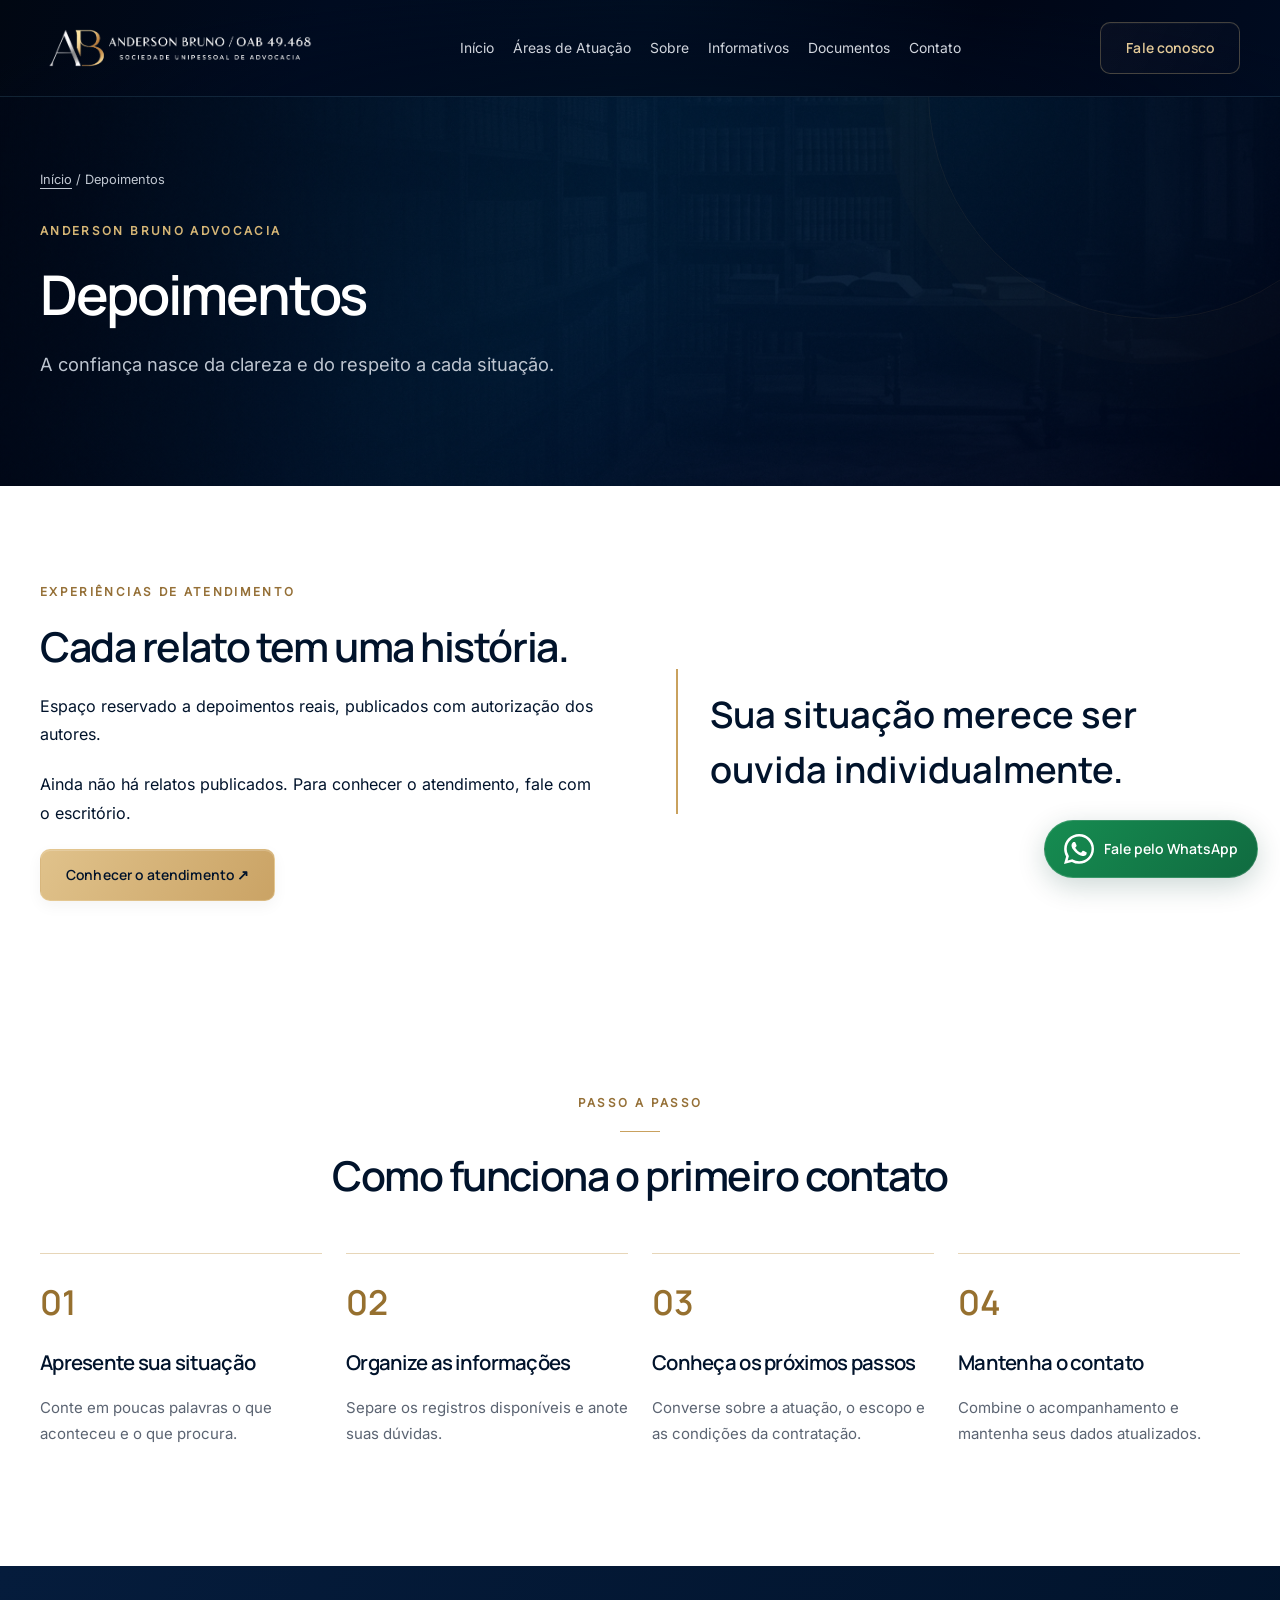
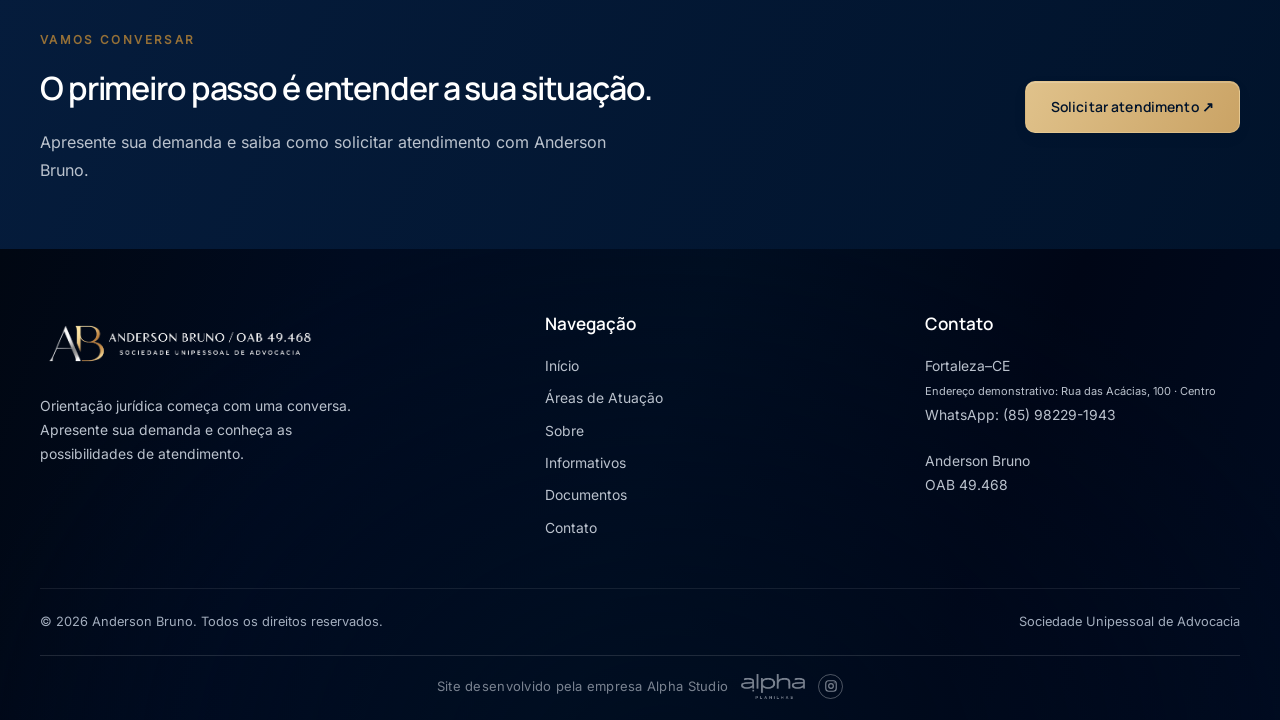
<file: depoimentos/index.html>
<!doctype html>
<html lang="pt-BR"><head><meta charset="utf-8"><meta name="viewport" content="width=device-width,initial-scale=1"><title>Depoimentos | Anderson Bruno Advocacia</title><meta name="description" content="Espaço dedicado a relatos autorizados de atendimento de Anderson Bruno Advocacia."><meta name="theme-color" content="#01132b"><meta property="og:type" content="website"><meta property="og:locale" content="pt_BR"><meta property="og:title" content="Depoimentos | Anderson Bruno Advocacia"><meta property="og:description" content="Espaço dedicado a relatos autorizados de atendimento de Anderson Bruno Advocacia."><link rel="icon" href="../assets/favicon.png"><link rel="preload" as="image" href="../assets/banner-paginas.webp" fetchpriority="high"><link rel="stylesheet" href="../assets/site.css"><script defer src="../assets/config.js"></script><script defer src="../assets/site.js"></script><script defer src="../assets/motion.js"></script></head>
<body class="page-depoimentos"><a class="skip" href="#conteudo">Pular para o conteúdo</a><div class="progress" aria-hidden="true"></div><header class="header"><div class="container header-inner"><a class="logo" href="../index.html" aria-label="Anderson Bruno — página inicial"><img src="../assets/LOGOTIPO IMAGEM/LOGO-COMPLETO-(FUNDO-AZUL)-HORIZONTAL-TRANSPARENTE webp.webp" width="2557" height="559" alt="Anderson Bruno Advocacia"></a><button class="menu-toggle" type="button" aria-expanded="false" aria-controls="navigation" aria-label="Abrir menu">☰</button><nav class="nav" id="navigation" aria-label="Navegação principal"><a href="../index.html">Início</a><a href="../areas-de-atuacao/">Áreas de Atuação</a><a href="../sobre/">Sobre</a><a href="../informativos/">Informativos</a><a href="../documentos/">Documentos</a><a href="../contato/">Contato</a></nav><a class="button outline header-cta" href="../contato/">Fale conosco</a></div></header><main id="conteudo"><section class="page-head"><div class="container"><nav class="breadcrumb" aria-label="Caminho da página"><a href="../index.html">Início</a> / <span>Depoimentos</span></nav><div class="reveal"><span class="eyebrow">Anderson Bruno Advocacia</span><h1>Depoimentos</h1><p class="lead">A confiança nasce da clareza e do respeito a cada situação.</p></div></div></section><section class="section white"><div class="container split"><div class="reveal"><span class="eyebrow">Experiências de atendimento</span><h2>Cada relato tem uma história.</h2><p>Espaço reservado a depoimentos reais, publicados com autorização dos autores.</p><p>Ainda não há relatos publicados. Para conhecer o atendimento, fale com o escritório.</p><a class="button " href="../contato/">Conhecer o atendimento <span aria-hidden="true">&nbsp;↗</span></a></div><div class="quote-panel reveal"><p>Sua situação merece ser ouvida individualmente.</p></div></div></section><section class="section white"><div class="container"><div class="center reveal"><span class="eyebrow">Passo a passo</span><h2>Como funciona o primeiro contato</h2></div><div class="grid four"><article class="step reveal" style="--delay:0ms"><span class="card-number">01</span><h3>Apresente sua situação</h3><p>Conte em poucas palavras o que aconteceu e o que procura.</p></article><article class="step reveal" style="--delay:80ms"><span class="card-number">02</span><h3>Organize as informações</h3><p>Separe os registros disponíveis e anote suas dúvidas.</p></article><article class="step reveal" style="--delay:160ms"><span class="card-number">03</span><h3>Conheça os próximos passos</h3><p>Converse sobre a atuação, o escopo e as condições da contratação.</p></article><article class="step reveal" style="--delay:240ms"><span class="card-number">04</span><h3>Mantenha o contato</h3><p>Combine o acompanhamento e mantenha seus dados atualizados.</p></article></div></div></section><section class="cta"><div class="container reveal"><div><span class="eyebrow">Vamos conversar</span><h2>O primeiro passo é entender a sua situação.</h2><p>Apresente sua demanda e saiba como solicitar atendimento com Anderson Bruno.</p></div><a class="button " href="../contato/">Solicitar atendimento <span aria-hidden="true">&nbsp;↗</span></a></div></section></main><footer class="footer"><div class="container"><div class="footer-grid"><div><a class="logo" href="../index.html" aria-label="Anderson Bruno — página inicial"><img src="../assets/LOGOTIPO IMAGEM/LOGO-COMPLETO-(FUNDO-AZUL)-HORIZONTAL-TRANSPARENTE webp.webp" width="2557" height="559" alt="Anderson Bruno Advocacia"></a><p>Orientação jurídica começa com uma conversa. Apresente sua demanda e conheça as possibilidades de atendimento.</p></div><div><h2>Navegação</h2><nav class="footer-links" aria-label="Navegação do rodapé"><a href="../index.html">Início</a><a href="../areas-de-atuacao/">Áreas de Atuação</a><a href="../sobre/">Sobre</a><a href="../informativos/">Informativos</a><a href="../documentos/">Documentos</a><a href="../contato/">Contato</a></nav></div><div><h2>Contato</h2><p>Fortaleza–CE<br><span class="small">Endereço demonstrativo: Rua das Acácias, 100 · Centro</span><br><a href="https://wa.me/5585982291943">WhatsApp: (85) 98229-1943</a></p><p>Anderson Bruno<br>OAB 49.468</p></div></div><div class="footer-bottom"><span>© 2026 Anderson Bruno. Todos os direitos reservados.</span><span>Sociedade Unipessoal de Advocacia</span></div><div class="alpha-credit"><span>Site desenvolvido pela empresa Alpha Studio</span><span class="alpha-credit__logo" role="img" aria-label="Alpha Studio"></span><a class="alpha-credit__social" href="https://www.instagram.com/alphastudiobrand/" target="_blank" rel="noopener noreferrer" aria-label="Instagram da Alpha Studio" title="Instagram da Alpha Studio"><svg viewBox="0 0 24 24" fill="none" stroke="currentColor" stroke-width="2" stroke-linecap="round" stroke-linejoin="round" aria-hidden="true"><rect width="18" height="18" x="3" y="3" rx="5"/><circle cx="12" cy="12" r="4"/><circle cx="17.5" cy="6.5" r="1" fill="currentColor" stroke="none"/></svg></a></div></div></footer><button class="back-top" type="button" aria-label="Voltar ao topo">↑</button><a class="whatsapp-float" href="https://wa.me/5585982291943" target="_blank" rel="noopener noreferrer" aria-label="Conversar com Anderson Bruno pelo WhatsApp (abre em nova aba)"><svg viewBox="0 0 24 24" width="30" height="30" fill="currentColor" aria-hidden="true"><path d="M20.52 3.48A11.86 11.86 0 0 0 12.05 0C5.46 0 .1 5.35.1 11.94c0 2.1.55 4.15 1.6 5.96L0 24l6.27-1.64a11.94 11.94 0 0 0 5.77 1.47h.01C18.64 23.83 24 18.48 24 11.9c0-3.19-1.24-6.18-3.48-8.42ZM12.05 21.8a9.89 9.89 0 0 1-5.04-1.38l-.36-.21-3.72.97.99-3.63-.24-.37a9.88 9.88 0 0 1-1.51-5.24c0-5.47 4.45-9.92 9.92-9.92a9.85 9.85 0 0 1 7.01 2.91A9.85 9.85 0 0 1 22 11.94c0 5.47-4.45 9.92-9.95 9.86Zm5.44-7.43c-.3-.15-1.77-.87-2.04-.97-.27-.1-.47-.15-.67.15-.2.3-.77.97-.94 1.17-.17.2-.35.22-.65.07-.3-.15-1.26-.46-2.39-1.48-.89-.79-1.49-1.77-1.66-2.07-.17-.3-.02-.46.13-.61.13-.13.3-.35.45-.52.15-.18.2-.3.3-.5.1-.2.05-.37-.03-.52-.07-.15-.67-1.61-.92-2.21-.24-.58-.49-.5-.67-.51h-.57c-.2 0-.52.07-.79.37-.27.3-1.04 1.02-1.04 2.48s1.07 2.88 1.22 3.08c.15.2 2.1 3.21 5.09 4.5.71.31 1.27.49 1.71.63.72.23 1.38.2 1.9.12.58-.09 1.77-.72 2.02-1.42.25-.69.25-1.29.17-1.41-.07-.13-.27-.2-.57-.35Z"/></svg><span>Fale pelo WhatsApp</span></a></body></html>
</file>
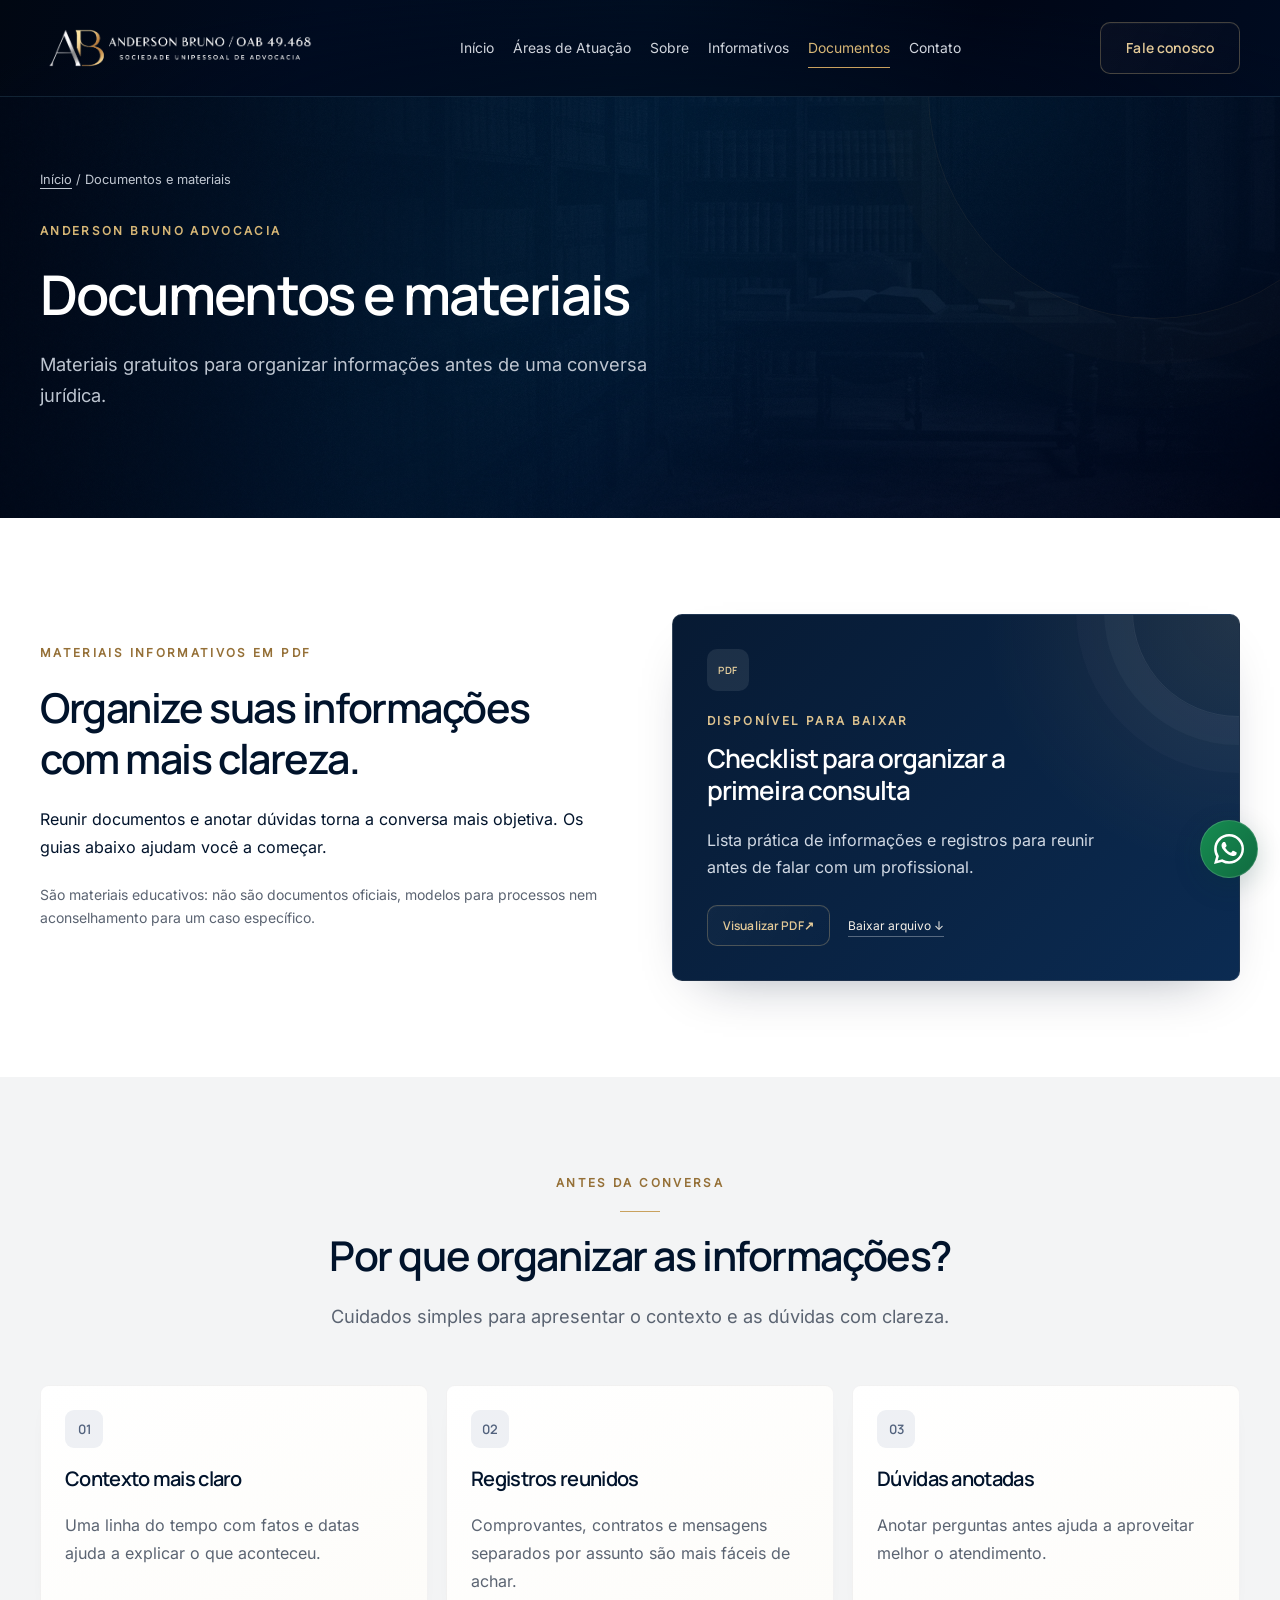
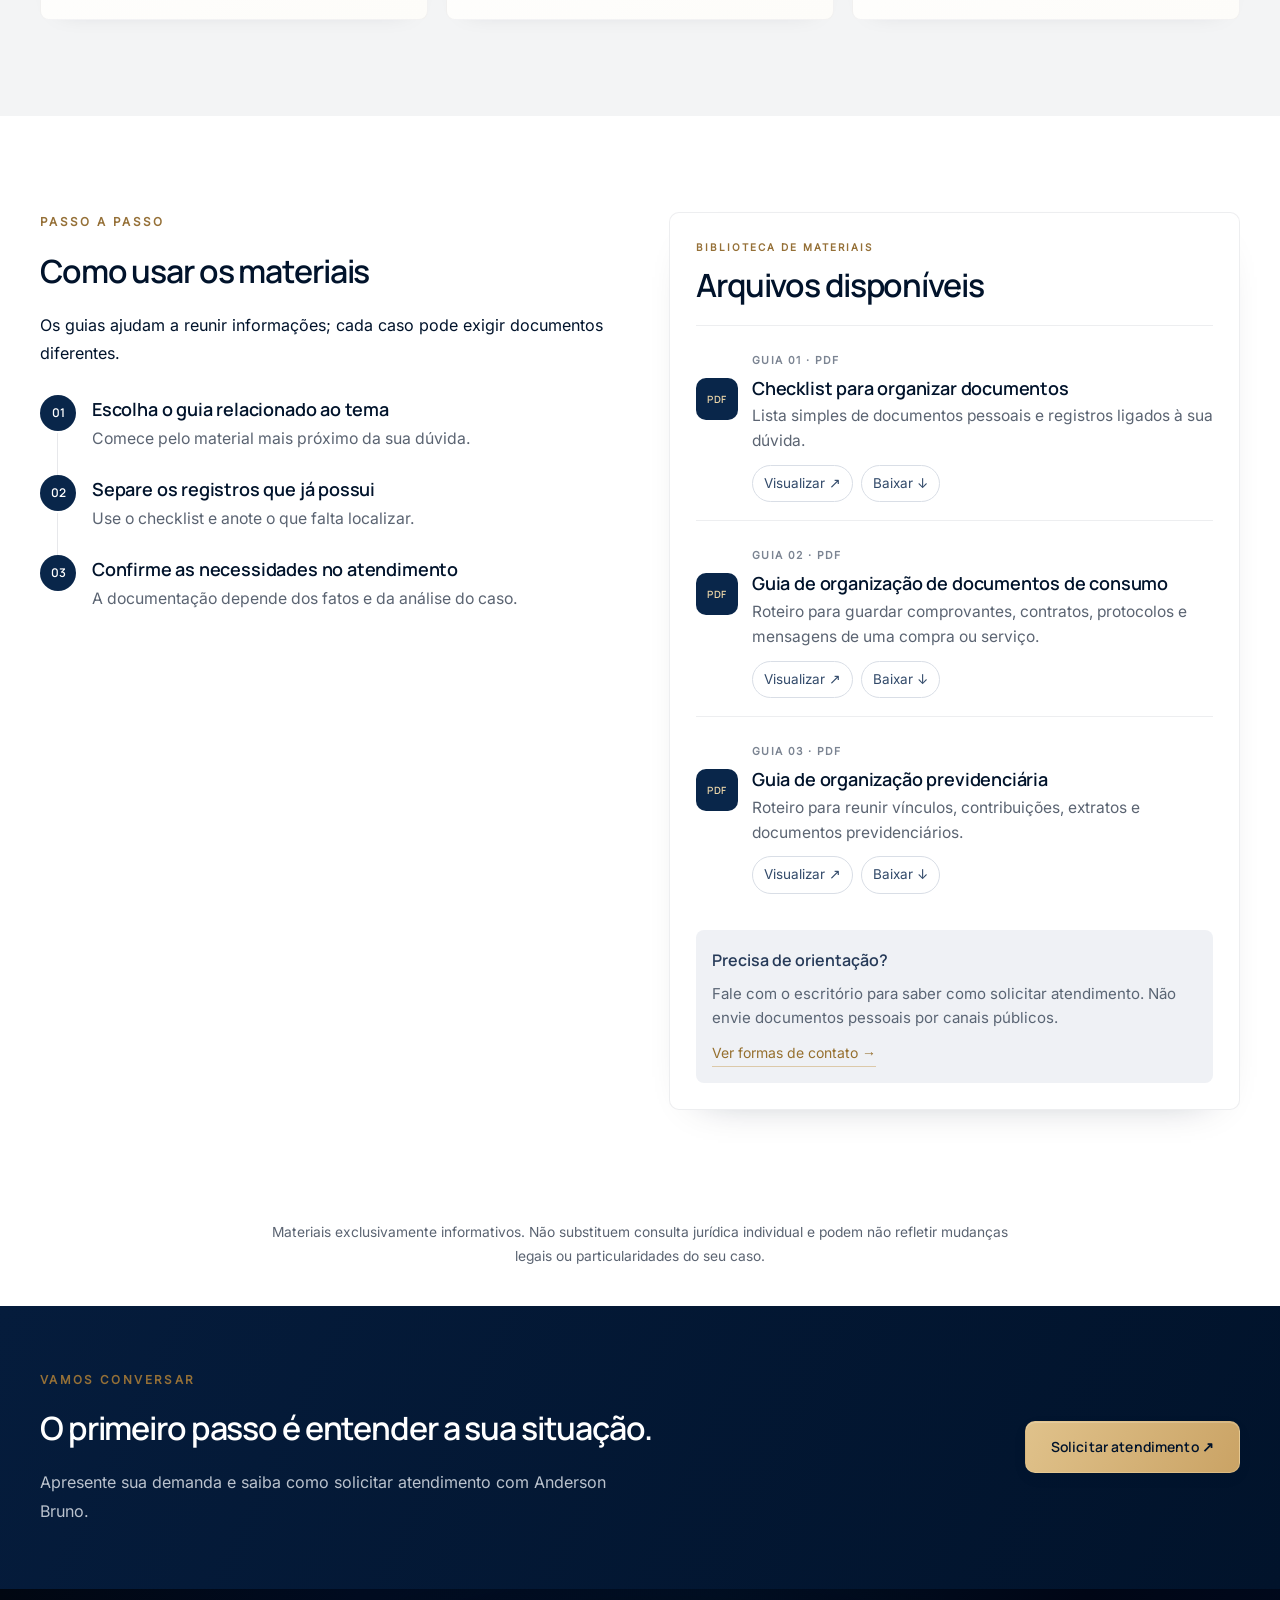
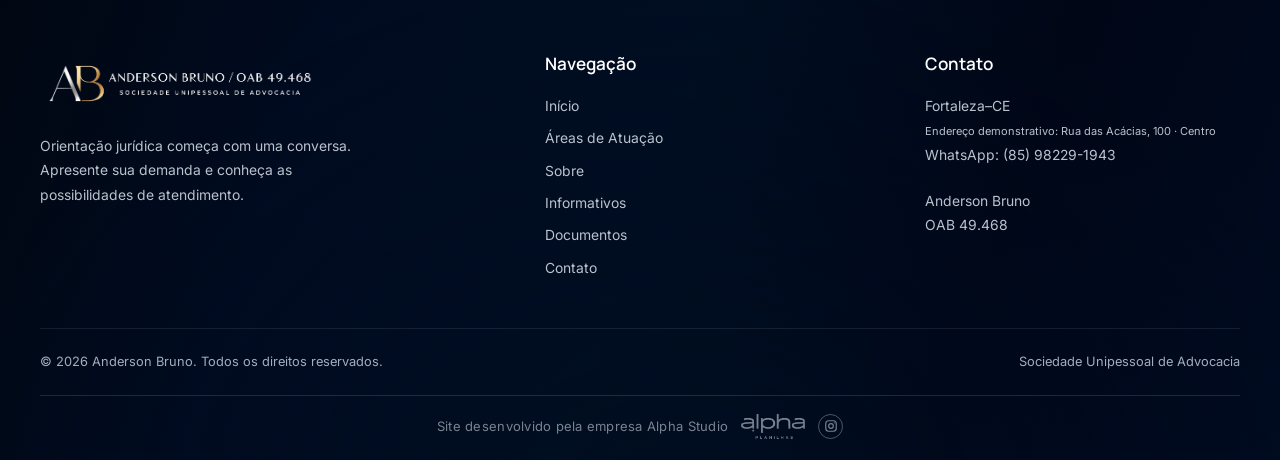
<file: documentos/index.html>
<!doctype html>
<html lang="pt-BR"><head><meta charset="utf-8"><meta name="viewport" content="width=device-width,initial-scale=1"><title>Documentos e materiais | Anderson Bruno Advocacia</title><meta name="description" content="Baixe guias educativos para organizar informações antes de buscar orientação jurídica."><meta name="theme-color" content="#01132b"><meta property="og:type" content="website"><meta property="og:locale" content="pt_BR"><meta property="og:title" content="Documentos e materiais | Anderson Bruno Advocacia"><meta property="og:description" content="Baixe guias educativos para organizar informações antes de buscar orientação jurídica."><link rel="icon" href="../assets/favicon.png"><link rel="preload" as="image" href="../assets/banner-paginas.webp" fetchpriority="high"><link rel="stylesheet" href="../assets/site.css"><script defer src="../assets/config.js"></script><script defer src="../assets/site.js"></script><script defer src="../assets/motion.js"></script></head>
<body class="page-documentos"><a class="skip" href="#conteudo">Pular para o conteúdo</a><div class="progress" aria-hidden="true"></div><header class="header"><div class="container header-inner"><a class="logo" href="../index.html" aria-label="Anderson Bruno — página inicial"><img src="../assets/LOGOTIPO IMAGEM/LOGO-COMPLETO-(FUNDO-AZUL)-HORIZONTAL-TRANSPARENTE webp.webp" width="2557" height="559" alt="Anderson Bruno Advocacia"></a><button class="menu-toggle" type="button" aria-expanded="false" aria-controls="navigation" aria-label="Abrir menu">☰</button><nav class="nav" id="navigation" aria-label="Navegação principal"><a href="../index.html">Início</a><a href="../areas-de-atuacao/">Áreas de Atuação</a><a href="../sobre/">Sobre</a><a href="../informativos/">Informativos</a><a href="../documentos/" aria-current="page">Documentos</a><a href="../contato/">Contato</a></nav><a class="button outline header-cta" href="../contato/">Fale conosco</a></div></header><main id="conteudo"><section class="page-head"><div class="container"><nav class="breadcrumb" aria-label="Caminho da página"><a href="../index.html">Início</a> / <span>Documentos e materiais</span></nav><div class="reveal"><span class="eyebrow">Anderson Bruno Advocacia</span><h1>Documentos e materiais</h1><p class="lead">Materiais gratuitos para organizar informações antes de uma conversa jurídica.</p></div></div></section><section class="section white documents-intro"><div class="container split"><div class="reveal"><span class="eyebrow">Materiais informativos em PDF</span><h2>Organize suas informações com mais clareza.</h2><p>Reunir documentos e anotar dúvidas torna a conversa mais objetiva. Os guias abaixo ajudam você a começar.</p><p class="small">São materiais educativos: não são documentos oficiais, modelos para processos nem aconselhamento para um caso específico.</p></div><article class="featured-download reveal"><span class="file-icon" aria-hidden="true">PDF</span><span class="eyebrow">Disponível para baixar</span><h3>Checklist para organizar a primeira consulta</h3><p>Lista prática de informações e registros para reunir antes de falar com um profissional.</p><div class="featured-actions"><a class="button outline" href="../assets/documentos/checklist-primeira-consulta.pdf" target="_blank" rel="noopener noreferrer">Visualizar PDF <span aria-hidden="true">↗</span></a><a class="text-link" href="../assets/documentos/checklist-primeira-consulta.pdf" download>Baixar arquivo ↓</a></div></article></div></section><section class="section documents-benefits"><div class="container"><div class="center reveal"><span class="eyebrow">Antes da conversa</span><h2>Por que organizar as informações?</h2><p class="lead">Cuidados simples para apresentar o contexto e as dúvidas com clareza.</p></div><div class="documents-benefits-grid"><div class="grid"><article class="card reveal" style="--delay:0ms"><span class="card-number" aria-hidden="true">01</span><h3>Contexto mais claro</h3><p>Uma linha do tempo com fatos e datas ajuda a explicar o que aconteceu.</p></article><article class="card reveal" style="--delay:80ms"><span class="card-number" aria-hidden="true">02</span><h3>Registros reunidos</h3><p>Comprovantes, contratos e mensagens separados por assunto são mais fáceis de achar.</p></article><article class="card reveal" style="--delay:160ms"><span class="card-number" aria-hidden="true">03</span><h3>Dúvidas anotadas</h3><p>Anotar perguntas antes ajuda a aproveitar melhor o atendimento.</p></article></div></div></div></section><section class="section white documents-process"><div class="container split documents-process-grid"><div class="reveal"><span class="eyebrow">Passo a passo</span><h2>Como usar os materiais</h2><p>Os guias ajudam a reunir informações; cada caso pode exigir documentos diferentes.</p><ol class="document-steps"><li><span>01</span><div><h3>Escolha o guia relacionado ao tema</h3><p>Comece pelo material mais próximo da sua dúvida.</p></div></li><li><span>02</span><div><h3>Separe os registros que já possui</h3><p>Use o checklist e anote o que falta localizar.</p></div></li><li><span>03</span><div><h3>Confirme as necessidades no atendimento</h3><p>A documentação depende dos fatos e da análise do caso.</p></div></li></ol></div><div class="available-documents reveal"><span class="eyebrow">Biblioteca de materiais</span><h2>Arquivos disponíveis</h2><article class="document-row"><span class="file-icon small-file" aria-hidden="true">PDF</span><div class="document-row-copy"><span class="document-year">GUIA 01 · PDF</span><h3>Checklist para organizar documentos</h3><p>Lista simples de documentos pessoais e registros ligados à sua dúvida.</p></div><div class="document-row-actions"><a href="../assets/documentos/checklist-primeira-consulta.pdf" target="_blank" rel="noopener noreferrer" aria-label="Visualizar Checklist para organizar documentos">Visualizar ↗</a><a href="../assets/documentos/checklist-primeira-consulta.pdf" download aria-label="Baixar Checklist para organizar documentos">Baixar ↓</a></div></article><article class="document-row"><span class="file-icon small-file" aria-hidden="true">PDF</span><div class="document-row-copy"><span class="document-year">GUIA 02 · PDF</span><h3>Guia de organização de documentos de consumo</h3><p>Roteiro para guardar comprovantes, contratos, protocolos e mensagens de uma compra ou serviço.</p></div><div class="document-row-actions"><a href="../assets/documentos/guia-documentos-consumo.pdf" target="_blank" rel="noopener noreferrer" aria-label="Visualizar Guia de organização de documentos de consumo">Visualizar ↗</a><a href="../assets/documentos/guia-documentos-consumo.pdf" download aria-label="Baixar Guia de organização de documentos de consumo">Baixar ↓</a></div></article><article class="document-row"><span class="file-icon small-file" aria-hidden="true">PDF</span><div class="document-row-copy"><span class="document-year">GUIA 03 · PDF</span><h3>Guia de organização previdenciária</h3><p>Roteiro para reunir vínculos, contribuições, extratos e documentos previdenciários.</p></div><div class="document-row-actions"><a href="../assets/documentos/guia-documentos-previdenciarios.pdf" target="_blank" rel="noopener noreferrer" aria-label="Visualizar Guia de organização previdenciária">Visualizar ↗</a><a href="../assets/documentos/guia-documentos-previdenciarios.pdf" download aria-label="Baixar Guia de organização previdenciária">Baixar ↓</a></div></article><aside class="documents-help"><strong>Precisa de orientação?</strong><p>Fale com o escritório para saber como solicitar atendimento. Não envie documentos pessoais por canais públicos.</p><a class="text-link" href="../contato/">Ver formas de contato →</a></aside></div></div></section><section class="section documents-disclaimer"><div class="container"><p class="small document-note">Materiais exclusivamente informativos. Não substituem consulta jurídica individual e podem não refletir mudanças legais ou particularidades do seu caso.</p></div></section><section class="cta"><div class="container reveal"><div><span class="eyebrow">Vamos conversar</span><h2>O primeiro passo é entender a sua situação.</h2><p>Apresente sua demanda e saiba como solicitar atendimento com Anderson Bruno.</p></div><a class="button " href="../contato/">Solicitar atendimento <span aria-hidden="true">&nbsp;↗</span></a></div></section></main><footer class="footer"><div class="container"><div class="footer-grid"><div><a class="logo" href="../index.html" aria-label="Anderson Bruno — página inicial"><img src="../assets/LOGOTIPO IMAGEM/LOGO-COMPLETO-(FUNDO-AZUL)-HORIZONTAL-TRANSPARENTE webp.webp" width="2557" height="559" alt="Anderson Bruno Advocacia"></a><p>Orientação jurídica começa com uma conversa. Apresente sua demanda e conheça as possibilidades de atendimento.</p></div><div><h2>Navegação</h2><nav class="footer-links" aria-label="Navegação do rodapé"><a href="../index.html">Início</a><a href="../areas-de-atuacao/">Áreas de Atuação</a><a href="../sobre/">Sobre</a><a href="../informativos/">Informativos</a><a href="../documentos/" aria-current="page">Documentos</a><a href="../contato/">Contato</a></nav></div><div><h2>Contato</h2><p>Fortaleza–CE<br><span class="small">Endereço demonstrativo: Rua das Acácias, 100 · Centro</span><br><a href="https://wa.me/5585982291943">WhatsApp: (85) 98229-1943</a></p><p>Anderson Bruno<br>OAB 49.468</p></div></div><div class="footer-bottom"><span>© 2026 Anderson Bruno. Todos os direitos reservados.</span><span>Sociedade Unipessoal de Advocacia</span></div><div class="alpha-credit"><span>Site desenvolvido pela empresa Alpha Studio</span><span class="alpha-credit__logo" role="img" aria-label="Alpha Studio"></span><a class="alpha-credit__social" href="https://www.instagram.com/alphastudiobrand/" target="_blank" rel="noopener noreferrer" aria-label="Instagram da Alpha Studio" title="Instagram da Alpha Studio"><svg viewBox="0 0 24 24" fill="none" stroke="currentColor" stroke-width="2" stroke-linecap="round" stroke-linejoin="round" aria-hidden="true"><rect width="18" height="18" x="3" y="3" rx="5"/><circle cx="12" cy="12" r="4"/><circle cx="17.5" cy="6.5" r="1" fill="currentColor" stroke="none"/></svg></a></div></div></footer><button class="back-top" type="button" aria-label="Voltar ao topo">↑</button><a class="whatsapp-float" href="https://wa.me/5585982291943" target="_blank" rel="noopener noreferrer" aria-label="Conversar com Anderson Bruno pelo WhatsApp (abre em nova aba)"><svg viewBox="0 0 24 24" width="30" height="30" fill="currentColor" aria-hidden="true"><path d="M20.52 3.48A11.86 11.86 0 0 0 12.05 0C5.46 0 .1 5.35.1 11.94c0 2.1.55 4.15 1.6 5.96L0 24l6.27-1.64a11.94 11.94 0 0 0 5.77 1.47h.01C18.64 23.83 24 18.48 24 11.9c0-3.19-1.24-6.18-3.48-8.42ZM12.05 21.8a9.89 9.89 0 0 1-5.04-1.38l-.36-.21-3.72.97.99-3.63-.24-.37a9.88 9.88 0 0 1-1.51-5.24c0-5.47 4.45-9.92 9.92-9.92a9.85 9.85 0 0 1 7.01 2.91A9.85 9.85 0 0 1 22 11.94c0 5.47-4.45 9.92-9.95 9.86Zm5.44-7.43c-.3-.15-1.77-.87-2.04-.97-.27-.1-.47-.15-.67.15-.2.3-.77.97-.94 1.17-.17.2-.35.22-.65.07-.3-.15-1.26-.46-2.39-1.48-.89-.79-1.49-1.77-1.66-2.07-.17-.3-.02-.46.13-.61.13-.13.3-.35.45-.52.15-.18.2-.3.3-.5.1-.2.05-.37-.03-.52-.07-.15-.67-1.61-.92-2.21-.24-.58-.49-.5-.67-.51h-.57c-.2 0-.52.07-.79.37-.27.3-1.04 1.02-1.04 2.48s1.07 2.88 1.22 3.08c.15.2 2.1 3.21 5.09 4.5.71.31 1.27.49 1.71.63.72.23 1.38.2 1.9.12.58-.09 1.77-.72 2.02-1.42.25-.69.25-1.29.17-1.41-.07-.13-.27-.2-.57-.35Z"/></svg><span>Fale pelo WhatsApp</span></a></body></html>
</file>
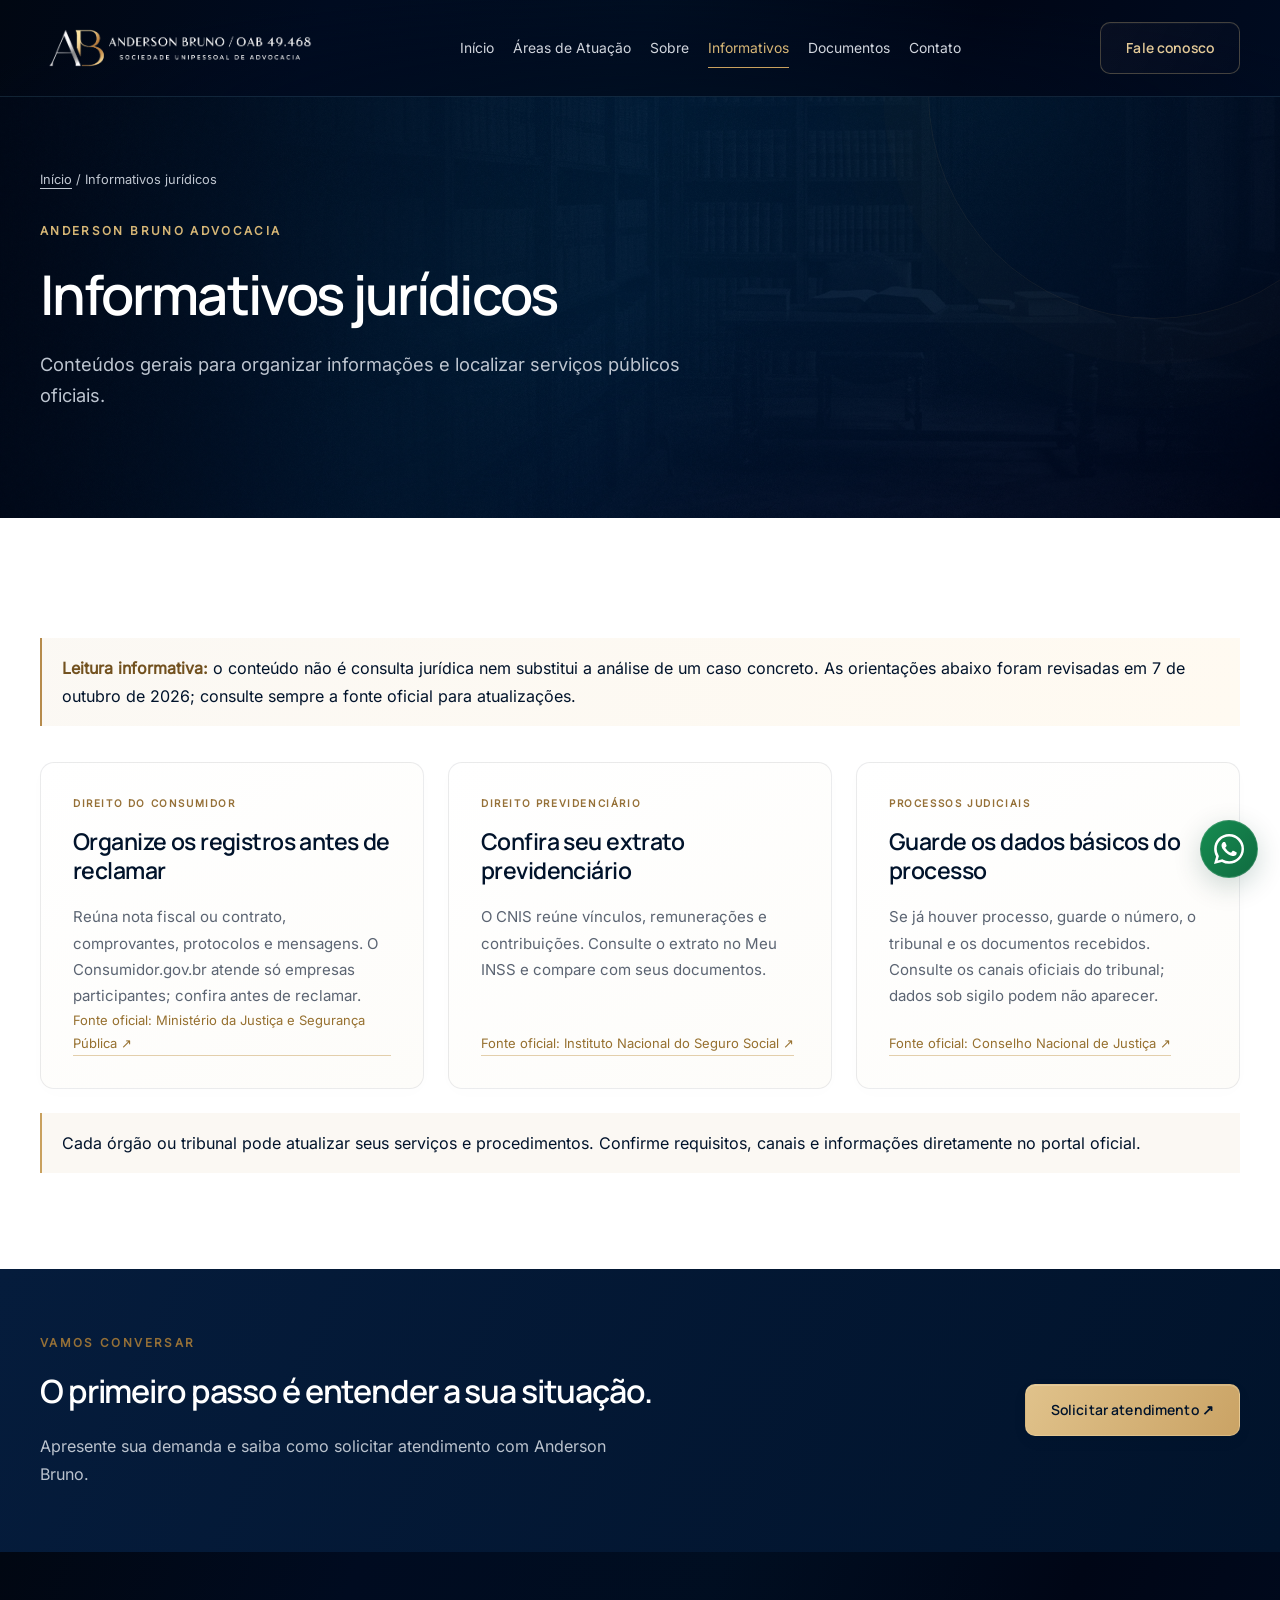
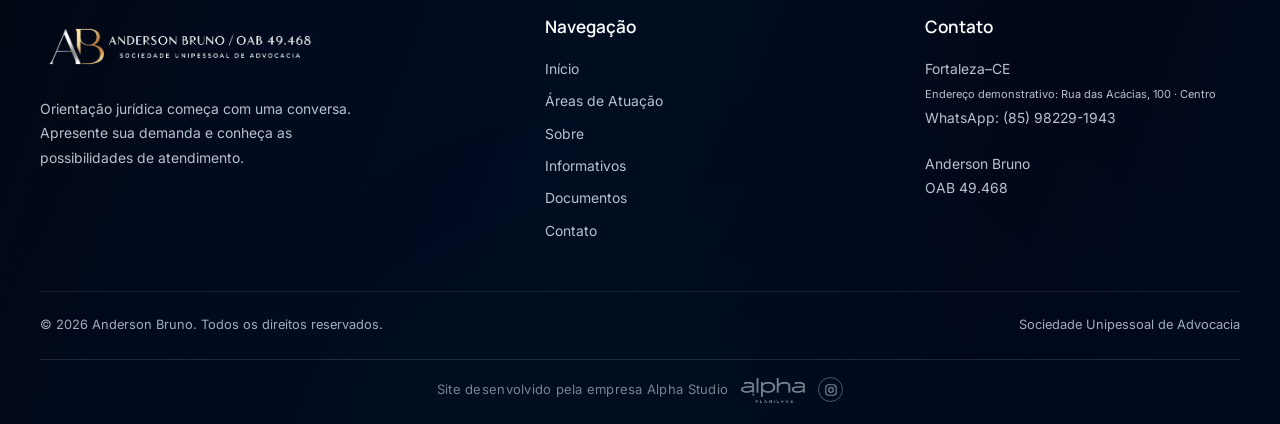
<file: informativos/index.html>
<!doctype html>
<html lang="pt-BR"><head><meta charset="utf-8"><meta name="viewport" content="width=device-width,initial-scale=1"><title>Informativos jurídicos | Anderson Bruno Advocacia</title><meta name="description" content="Materiais de caráter geral com links para fontes públicas oficiais sobre consumo, previdência e processos judiciais."><meta name="theme-color" content="#01132b"><meta property="og:type" content="website"><meta property="og:locale" content="pt_BR"><meta property="og:title" content="Informativos jurídicos | Anderson Bruno Advocacia"><meta property="og:description" content="Materiais de caráter geral com links para fontes públicas oficiais sobre consumo, previdência e processos judiciais."><link rel="icon" href="../assets/favicon.png"><link rel="preload" as="image" href="../assets/banner-paginas.webp" fetchpriority="high"><link rel="stylesheet" href="../assets/site.css"><script defer src="../assets/config.js"></script><script defer src="../assets/site.js"></script><script defer src="../assets/motion.js"></script></head>
<body class="page-informativos"><a class="skip" href="#conteudo">Pular para o conteúdo</a><div class="progress" aria-hidden="true"></div><header class="header"><div class="container header-inner"><a class="logo" href="../index.html" aria-label="Anderson Bruno — página inicial"><img src="../assets/LOGOTIPO IMAGEM/LOGO-COMPLETO-(FUNDO-AZUL)-HORIZONTAL-TRANSPARENTE webp.webp" width="2557" height="559" alt="Anderson Bruno Advocacia"></a><button class="menu-toggle" type="button" aria-expanded="false" aria-controls="navigation" aria-label="Abrir menu">☰</button><nav class="nav" id="navigation" aria-label="Navegação principal"><a href="../index.html">Início</a><a href="../areas-de-atuacao/">Áreas de Atuação</a><a href="../sobre/">Sobre</a><a href="../informativos/" aria-current="page">Informativos</a><a href="../documentos/">Documentos</a><a href="../contato/">Contato</a></nav><a class="button outline header-cta" href="../contato/">Fale conosco</a></div></header><main id="conteudo"><section class="page-head"><div class="container"><nav class="breadcrumb" aria-label="Caminho da página"><a href="../index.html">Início</a> / <span>Informativos jurídicos</span></nav><div class="reveal"><span class="eyebrow">Anderson Bruno Advocacia</span><h1>Informativos jurídicos</h1><p class="lead">Conteúdos gerais para organizar informações e localizar serviços públicos oficiais.</p></div></div></section><section class="section white"><div class="container"><div class="notice provisional reveal"><strong>Leitura informativa:</strong> o conteúdo não é consulta jurídica nem substitui a análise de um caso concreto. As orientações abaixo foram revisadas em 7 de outubro de 2026; consulte sempre a fonte oficial para atualizações.</div><div class="grid resource-grid"><article class="card resource-card reveal" style="--delay:0ms"><span class="eyebrow">Direito do Consumidor</span><h2>Organize os registros antes de reclamar</h2><p>Reúna nota fiscal ou contrato, comprovantes, protocolos e mensagens. O Consumidor.gov.br atende só empresas participantes; confira antes de reclamar.</p><a class="text-link" href="https://www.gov.br/pt-br/servicos/reclamar-contra-servico-ou-produto-de-empresas-privadas" target="_blank" rel="noopener noreferrer">Fonte oficial: Ministério da Justiça e Segurança Pública ↗</a></article><article class="card resource-card reveal" style="--delay:90ms"><span class="eyebrow">Direito Previdenciário</span><h2>Confira seu extrato previdenciário</h2><p>O CNIS reúne vínculos, remunerações e contribuições. Consulte o extrato no Meu INSS e compare com seus documentos.</p><a class="text-link" href="https://www.gov.br/pt-br/temas/meu-inss" target="_blank" rel="noopener noreferrer">Fonte oficial: Instituto Nacional do Seguro Social ↗</a></article><article class="card resource-card reveal" style="--delay:180ms"><span class="eyebrow">Processos judiciais</span><h2>Guarde os dados básicos do processo</h2><p>Se já houver processo, guarde o número, o tribunal e os documentos recebidos. Consulte os canais oficiais do tribunal; dados sob sigilo podem não aparecer.</p><a class="text-link" href="https://www.cnj.jus.br/portal-de-servicos-centraliza-consulta-a-processos-judiciais-e-acesso-a-citacoes-e-intimacoes/" target="_blank" rel="noopener noreferrer">Fonte oficial: Conselho Nacional de Justiça ↗</a></article></div><div class="notice reveal">Cada órgão ou tribunal pode atualizar seus serviços e procedimentos. Confirme requisitos, canais e informações diretamente no portal oficial.</div></div></section><section class="cta"><div class="container reveal"><div><span class="eyebrow">Vamos conversar</span><h2>O primeiro passo é entender a sua situação.</h2><p>Apresente sua demanda e saiba como solicitar atendimento com Anderson Bruno.</p></div><a class="button " href="../contato/">Solicitar atendimento <span aria-hidden="true">&nbsp;↗</span></a></div></section></main><footer class="footer"><div class="container"><div class="footer-grid"><div><a class="logo" href="../index.html" aria-label="Anderson Bruno — página inicial"><img src="../assets/LOGOTIPO IMAGEM/LOGO-COMPLETO-(FUNDO-AZUL)-HORIZONTAL-TRANSPARENTE webp.webp" width="2557" height="559" alt="Anderson Bruno Advocacia"></a><p>Orientação jurídica começa com uma conversa. Apresente sua demanda e conheça as possibilidades de atendimento.</p></div><div><h2>Navegação</h2><nav class="footer-links" aria-label="Navegação do rodapé"><a href="../index.html">Início</a><a href="../areas-de-atuacao/">Áreas de Atuação</a><a href="../sobre/">Sobre</a><a href="../informativos/" aria-current="page">Informativos</a><a href="../documentos/">Documentos</a><a href="../contato/">Contato</a></nav></div><div><h2>Contato</h2><p>Fortaleza–CE<br><span class="small">Endereço demonstrativo: Rua das Acácias, 100 · Centro</span><br><a href="https://wa.me/5585982291943">WhatsApp: (85) 98229-1943</a></p><p>Anderson Bruno<br>OAB 49.468</p></div></div><div class="footer-bottom"><span>© 2026 Anderson Bruno. Todos os direitos reservados.</span><span>Sociedade Unipessoal de Advocacia</span></div><div class="alpha-credit"><span>Site desenvolvido pela empresa Alpha Studio</span><span class="alpha-credit__logo" role="img" aria-label="Alpha Studio"></span><a class="alpha-credit__social" href="https://www.instagram.com/alphastudiobrand/" target="_blank" rel="noopener noreferrer" aria-label="Instagram da Alpha Studio" title="Instagram da Alpha Studio"><svg viewBox="0 0 24 24" fill="none" stroke="currentColor" stroke-width="2" stroke-linecap="round" stroke-linejoin="round" aria-hidden="true"><rect width="18" height="18" x="3" y="3" rx="5"/><circle cx="12" cy="12" r="4"/><circle cx="17.5" cy="6.5" r="1" fill="currentColor" stroke="none"/></svg></a></div></div></footer><button class="back-top" type="button" aria-label="Voltar ao topo">↑</button><a class="whatsapp-float" href="https://wa.me/5585982291943" target="_blank" rel="noopener noreferrer" aria-label="Conversar com Anderson Bruno pelo WhatsApp (abre em nova aba)"><svg viewBox="0 0 24 24" width="30" height="30" fill="currentColor" aria-hidden="true"><path d="M20.52 3.48A11.86 11.86 0 0 0 12.05 0C5.46 0 .1 5.35.1 11.94c0 2.1.55 4.15 1.6 5.96L0 24l6.27-1.64a11.94 11.94 0 0 0 5.77 1.47h.01C18.64 23.83 24 18.48 24 11.9c0-3.19-1.24-6.18-3.48-8.42ZM12.05 21.8a9.89 9.89 0 0 1-5.04-1.38l-.36-.21-3.72.97.99-3.63-.24-.37a9.88 9.88 0 0 1-1.51-5.24c0-5.47 4.45-9.92 9.92-9.92a9.85 9.85 0 0 1 7.01 2.91A9.85 9.85 0 0 1 22 11.94c0 5.47-4.45 9.92-9.95 9.86Zm5.44-7.43c-.3-.15-1.77-.87-2.04-.97-.27-.1-.47-.15-.67.15-.2.3-.77.97-.94 1.17-.17.2-.35.22-.65.07-.3-.15-1.26-.46-2.39-1.48-.89-.79-1.49-1.77-1.66-2.07-.17-.3-.02-.46.13-.61.13-.13.3-.35.45-.52.15-.18.2-.3.3-.5.1-.2.05-.37-.03-.52-.07-.15-.67-1.61-.92-2.21-.24-.58-.49-.5-.67-.51h-.57c-.2 0-.52.07-.79.37-.27.3-1.04 1.02-1.04 2.48s1.07 2.88 1.22 3.08c.15.2 2.1 3.21 5.09 4.5.71.31 1.27.49 1.71.63.72.23 1.38.2 1.9.12.58-.09 1.77-.72 2.02-1.42.25-.69.25-1.29.17-1.41-.07-.13-.27-.2-.57-.35Z"/></svg><span>Fale pelo WhatsApp</span></a></body></html>
</file>
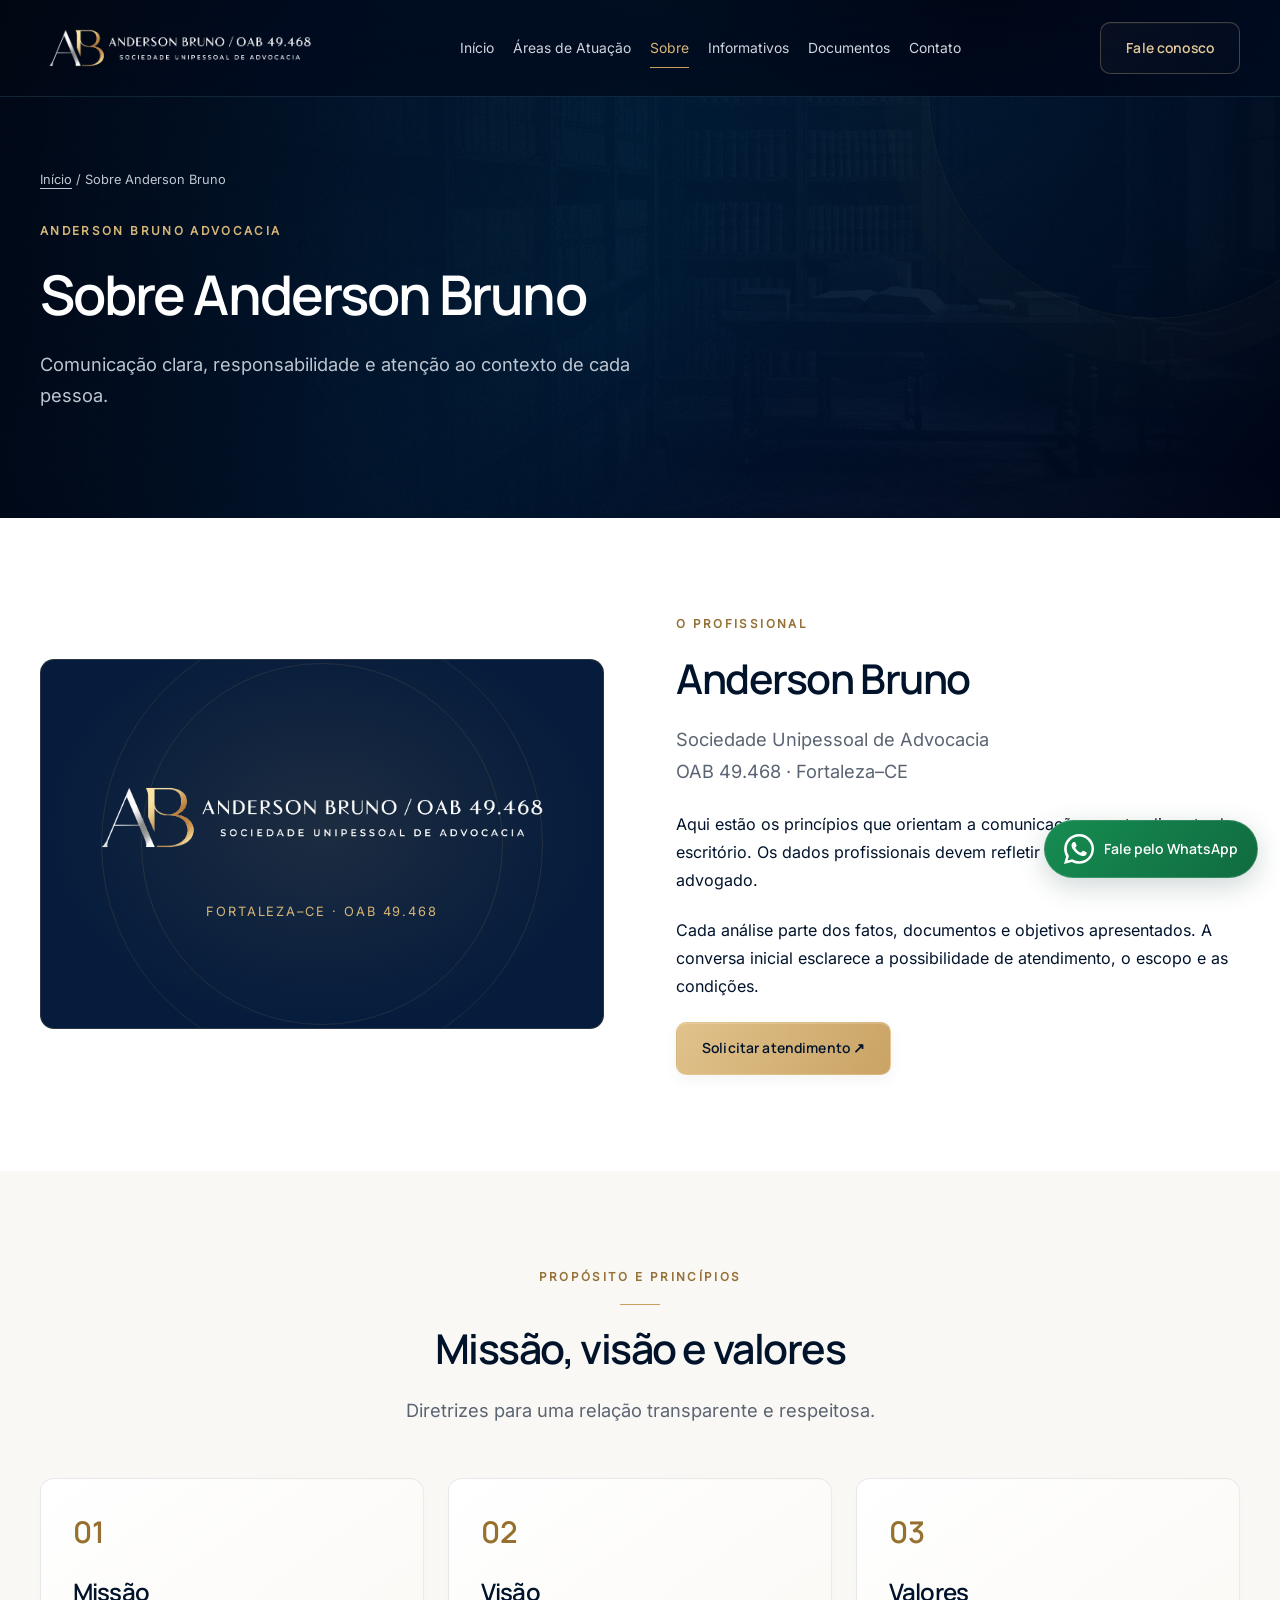
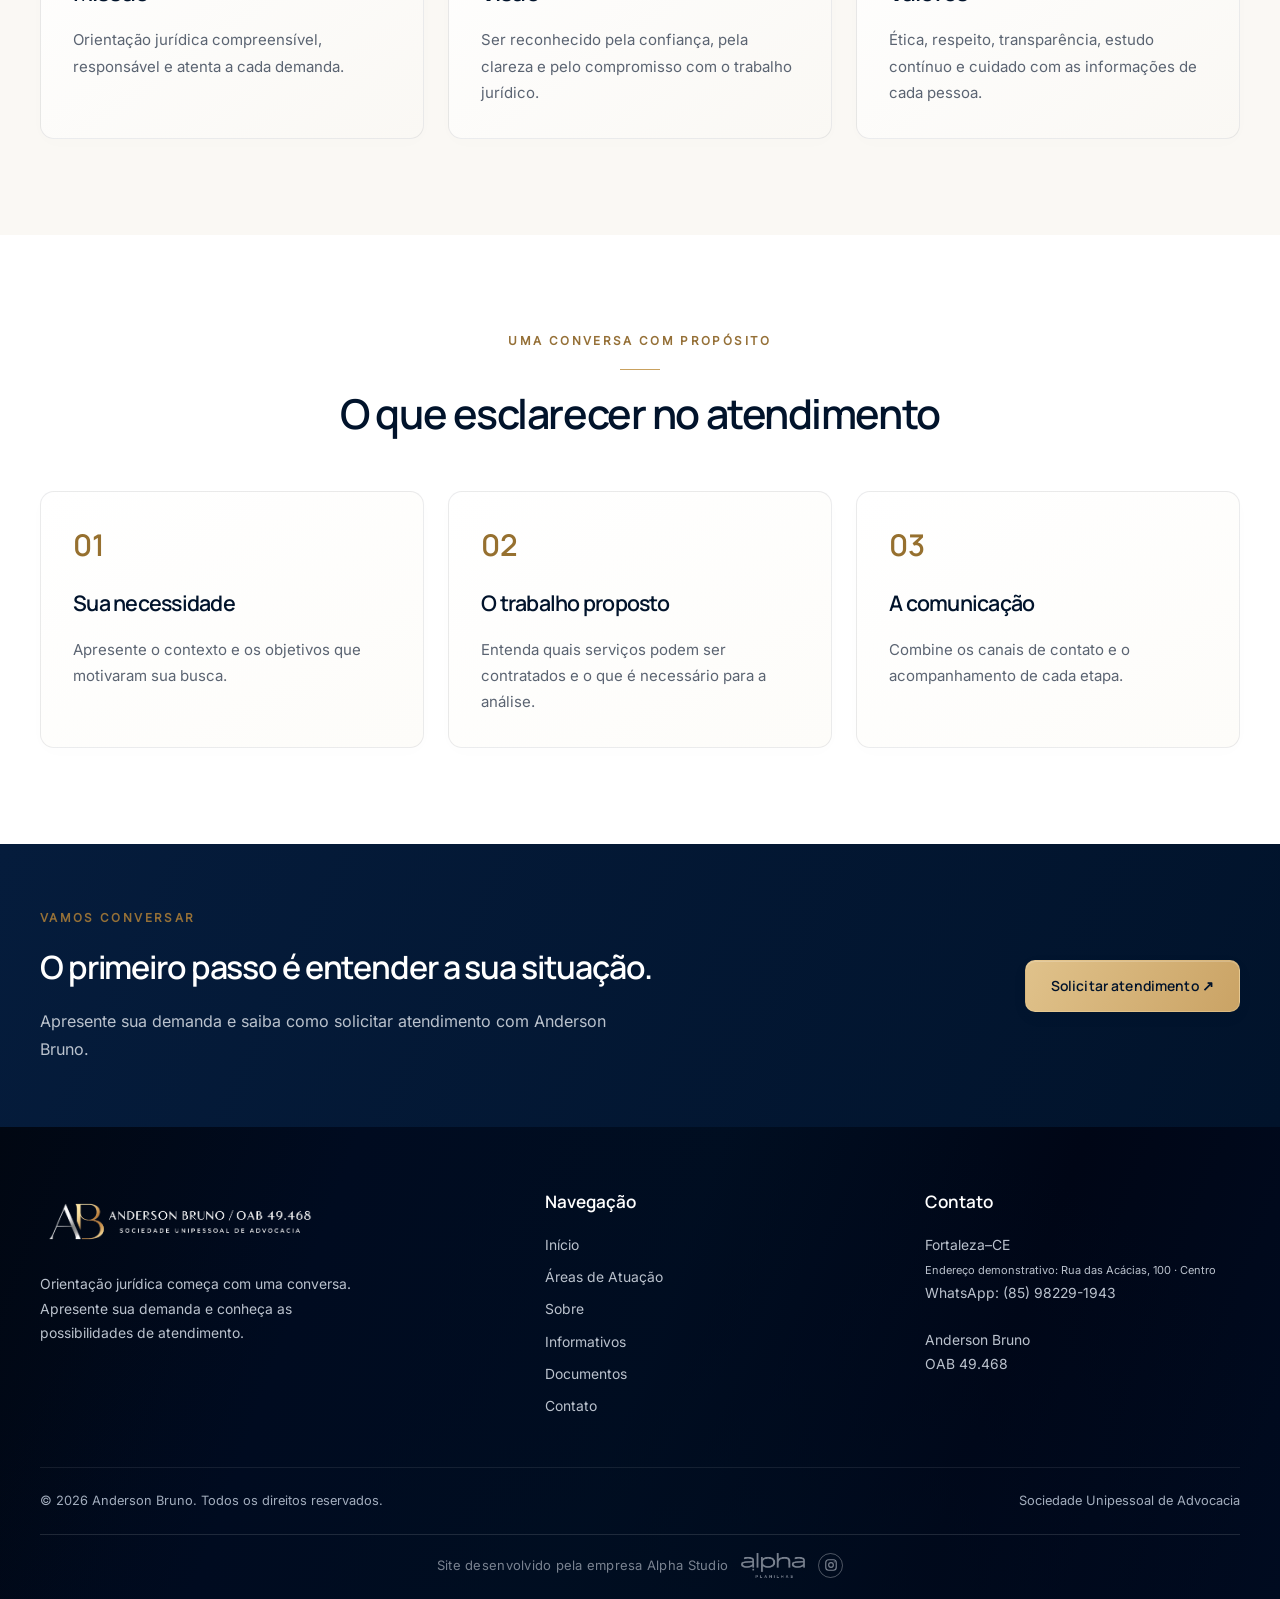
<file: sobre/index.html>
<!doctype html>
<html lang="pt-BR"><head><meta charset="utf-8"><meta name="viewport" content="width=device-width,initial-scale=1"><title>Sobre Anderson Bruno | Anderson Bruno Advocacia</title><meta name="description" content="Conheça a apresentação profissional, missão, visão e valores de Anderson Bruno Advocacia em Fortaleza–CE."><meta name="theme-color" content="#01132b"><meta property="og:type" content="website"><meta property="og:locale" content="pt_BR"><meta property="og:title" content="Sobre Anderson Bruno | Anderson Bruno Advocacia"><meta property="og:description" content="Conheça a apresentação profissional, missão, visão e valores de Anderson Bruno Advocacia em Fortaleza–CE."><link rel="icon" href="../assets/favicon.png"><link rel="preload" as="image" href="../assets/banner-paginas.webp" fetchpriority="high"><link rel="stylesheet" href="../assets/site.css"><script defer src="../assets/config.js"></script><script defer src="../assets/site.js"></script><script defer src="../assets/motion.js"></script></head>
<body class="page-sobre"><a class="skip" href="#conteudo">Pular para o conteúdo</a><div class="progress" aria-hidden="true"></div><header class="header"><div class="container header-inner"><a class="logo" href="../index.html" aria-label="Anderson Bruno — página inicial"><img src="../assets/LOGOTIPO IMAGEM/LOGO-COMPLETO-(FUNDO-AZUL)-HORIZONTAL-TRANSPARENTE webp.webp" width="2557" height="559" alt="Anderson Bruno Advocacia"></a><button class="menu-toggle" type="button" aria-expanded="false" aria-controls="navigation" aria-label="Abrir menu">☰</button><nav class="nav" id="navigation" aria-label="Navegação principal"><a href="../index.html">Início</a><a href="../areas-de-atuacao/">Áreas de Atuação</a><a href="../sobre/" aria-current="page">Sobre</a><a href="../informativos/">Informativos</a><a href="../documentos/">Documentos</a><a href="../contato/">Contato</a></nav><a class="button outline header-cta" href="../contato/">Fale conosco</a></div></header><main id="conteudo"><section class="page-head"><div class="container"><nav class="breadcrumb" aria-label="Caminho da página"><a href="../index.html">Início</a> / <span>Sobre Anderson Bruno</span></nav><div class="reveal"><span class="eyebrow">Anderson Bruno Advocacia</span><h1>Sobre Anderson Bruno</h1><p class="lead">Comunicação clara, responsabilidade e atenção ao contexto de cada pessoa.</p></div></div></section><section class="section white"><div class="container split"><div class="brand-panel reveal"><img src="../assets/LOGOTIPO IMAGEM/LOGO-COMPLETO-(FUNDO-AZUL)-HORIZONTAL-TRANSPARENTE webp.webp" width="2557" height="559" alt="Anderson Bruno — Sociedade Unipessoal de Advocacia" loading="lazy"><p>FORTALEZA–CE · OAB 49.468</p></div><div class="reveal"><span class="eyebrow">O profissional</span><h2>Anderson Bruno</h2><p class="lead">Sociedade Unipessoal de Advocacia<br>OAB 49.468 · Fortaleza–CE</p><p>Aqui estão os princípios que orientam a comunicação e o atendimento do escritório. Os dados profissionais devem refletir a trajetória efetiva do advogado.</p><p>Cada análise parte dos fatos, documentos e objetivos apresentados. A conversa inicial esclarece a possibilidade de atendimento, o escopo e as condições.</p><a class="button " href="../contato/">Solicitar atendimento <span aria-hidden="true">&nbsp;↗</span></a></div></div></section><section class="section"><div class="container"><div class="center reveal"><span class="eyebrow">Propósito e princípios</span><h2>Missão, visão e valores</h2><p class="lead">Diretrizes para uma relação transparente e respeitosa.</p></div><div class="grid three values-grid"><article class="card reveal"><span class="card-number">01</span><h3>Missão</h3><p>Orientação jurídica compreensível, responsável e atenta a cada demanda.</p></article><article class="card reveal" style="--delay:90ms"><span class="card-number">02</span><h3>Visão</h3><p>Ser reconhecido pela confiança, pela clareza e pelo compromisso com o trabalho jurídico.</p></article><article class="card reveal" style="--delay:180ms"><span class="card-number">03</span><h3>Valores</h3><p>Ética, respeito, transparência, estudo contínuo e cuidado com as informações de cada pessoa.</p></article></div></div></section><section class="section white"><div class="container"><div class="center reveal"><span class="eyebrow">Uma conversa com propósito</span><h2>O que esclarecer no atendimento</h2></div><div class="grid"><article class="card reveal" style="--delay:0ms"><span class="card-number" aria-hidden="true">01</span><h3>Sua necessidade</h3><p>Apresente o contexto e os objetivos que motivaram sua busca.</p></article><article class="card reveal" style="--delay:80ms"><span class="card-number" aria-hidden="true">02</span><h3>O trabalho proposto</h3><p>Entenda quais serviços podem ser contratados e o que é necessário para a análise.</p></article><article class="card reveal" style="--delay:160ms"><span class="card-number" aria-hidden="true">03</span><h3>A comunicação</h3><p>Combine os canais de contato e o acompanhamento de cada etapa.</p></article></div></div></section><section class="cta"><div class="container reveal"><div><span class="eyebrow">Vamos conversar</span><h2>O primeiro passo é entender a sua situação.</h2><p>Apresente sua demanda e saiba como solicitar atendimento com Anderson Bruno.</p></div><a class="button " href="../contato/">Solicitar atendimento <span aria-hidden="true">&nbsp;↗</span></a></div></section></main><footer class="footer"><div class="container"><div class="footer-grid"><div><a class="logo" href="../index.html" aria-label="Anderson Bruno — página inicial"><img src="../assets/LOGOTIPO IMAGEM/LOGO-COMPLETO-(FUNDO-AZUL)-HORIZONTAL-TRANSPARENTE webp.webp" width="2557" height="559" alt="Anderson Bruno Advocacia"></a><p>Orientação jurídica começa com uma conversa. Apresente sua demanda e conheça as possibilidades de atendimento.</p></div><div><h2>Navegação</h2><nav class="footer-links" aria-label="Navegação do rodapé"><a href="../index.html">Início</a><a href="../areas-de-atuacao/">Áreas de Atuação</a><a href="../sobre/" aria-current="page">Sobre</a><a href="../informativos/">Informativos</a><a href="../documentos/">Documentos</a><a href="../contato/">Contato</a></nav></div><div><h2>Contato</h2><p>Fortaleza–CE<br><span class="small">Endereço demonstrativo: Rua das Acácias, 100 · Centro</span><br><a href="https://wa.me/5585982291943">WhatsApp: (85) 98229-1943</a></p><p>Anderson Bruno<br>OAB 49.468</p></div></div><div class="footer-bottom"><span>© 2026 Anderson Bruno. Todos os direitos reservados.</span><span>Sociedade Unipessoal de Advocacia</span></div><div class="alpha-credit"><span>Site desenvolvido pela empresa Alpha Studio</span><span class="alpha-credit__logo" role="img" aria-label="Alpha Studio"></span><a class="alpha-credit__social" href="https://www.instagram.com/alphastudiobrand/" target="_blank" rel="noopener noreferrer" aria-label="Instagram da Alpha Studio" title="Instagram da Alpha Studio"><svg viewBox="0 0 24 24" fill="none" stroke="currentColor" stroke-width="2" stroke-linecap="round" stroke-linejoin="round" aria-hidden="true"><rect width="18" height="18" x="3" y="3" rx="5"/><circle cx="12" cy="12" r="4"/><circle cx="17.5" cy="6.5" r="1" fill="currentColor" stroke="none"/></svg></a></div></div></footer><button class="back-top" type="button" aria-label="Voltar ao topo">↑</button><a class="whatsapp-float" href="https://wa.me/5585982291943" target="_blank" rel="noopener noreferrer" aria-label="Conversar com Anderson Bruno pelo WhatsApp (abre em nova aba)"><svg viewBox="0 0 24 24" width="30" height="30" fill="currentColor" aria-hidden="true"><path d="M20.52 3.48A11.86 11.86 0 0 0 12.05 0C5.46 0 .1 5.35.1 11.94c0 2.1.55 4.15 1.6 5.96L0 24l6.27-1.64a11.94 11.94 0 0 0 5.77 1.47h.01C18.64 23.83 24 18.48 24 11.9c0-3.19-1.24-6.18-3.48-8.42ZM12.05 21.8a9.89 9.89 0 0 1-5.04-1.38l-.36-.21-3.72.97.99-3.63-.24-.37a9.88 9.88 0 0 1-1.51-5.24c0-5.47 4.45-9.92 9.92-9.92a9.85 9.85 0 0 1 7.01 2.91A9.85 9.85 0 0 1 22 11.94c0 5.47-4.45 9.92-9.95 9.86Zm5.44-7.43c-.3-.15-1.77-.87-2.04-.97-.27-.1-.47-.15-.67.15-.2.3-.77.97-.94 1.17-.17.2-.35.22-.65.07-.3-.15-1.26-.46-2.39-1.48-.89-.79-1.49-1.77-1.66-2.07-.17-.3-.02-.46.13-.61.13-.13.3-.35.45-.52.15-.18.2-.3.3-.5.1-.2.05-.37-.03-.52-.07-.15-.67-1.61-.92-2.21-.24-.58-.49-.5-.67-.51h-.57c-.2 0-.52.07-.79.37-.27.3-1.04 1.02-1.04 2.48s1.07 2.88 1.22 3.08c.15.2 2.1 3.21 5.09 4.5.71.31 1.27.49 1.71.63.72.23 1.38.2 1.9.12.58-.09 1.77-.72 2.02-1.42.25-.69.25-1.29.17-1.41-.07-.13-.27-.2-.57-.35Z"/></svg><span>Fale pelo WhatsApp</span></a></body></html>
</file>
<file: assets/site.css>
@font-face{font-family:Manrope;src:url('fonts/manrope-600.woff2') format('woff2');font-weight:600;font-display:swap}
@font-face{font-family:Inter;src:url('fonts/inter-400.woff2') format('woff2');font-weight:400;font-display:swap}
:root{--navy:#01132b;--deep:#000c1f;--gold:#c9a15e;--ivory:#faf8f4;--muted:#5b6472;--ease:cubic-bezier(.22,1,.36,1)}
*{box-sizing:border-box}html{scroll-behavior:smooth;scroll-padding-top:110px}body{margin:0;background:var(--ivory);color:var(--navy);font:400 16.05px/1.75 Inter,Arial,sans-serif}h1,h2,h3,h4{font-family:Manrope,Arial,sans-serif;font-weight:600;line-height:1.25;margin:0 0 20px;letter-spacing:-.035em}h1{font-size:clamp(36.38px,4.28vw,55.64px)}h2{font-size:clamp(29.96px,3.21vw,42.8px)}h3{font-size:22.47px}p{margin:0 0 22px}a{color:inherit;text-decoration:none}img{display:block;max-width:100%}button,input,textarea{font:inherit}button,a,input,textarea,summary{-webkit-tap-highlight-color:transparent}button,summary{cursor:pointer}button{color:inherit}a:focus-visible,button:focus-visible,input:focus-visible,textarea:focus-visible,summary:focus-visible{outline:2px solid var(--gold);outline-offset:5px}::selection{background:var(--gold);color:var(--navy)}
.container{width:min(1200px,calc(100% - 48px));margin:auto}
.section{padding:96px 0}
.white{background:#fff}
.dark{background:var(--navy);color:#fff}
.dark p{color:#bac2cd}
.eyebrow{display:block;color:#957037;font-size:11.77px;font-weight:bold;letter-spacing:.2em;text-transform:uppercase;margin-bottom:18px}
.dark .eyebrow,.hero .eyebrow,.page-head .eyebrow{color:#d6b676}
.lead{font-size:18.19px;max-width:650px;color:var(--muted)}
.center{text-align:center;max-width:700px;margin:0 auto 52px}
.center .lead{margin:auto}
.split{display:grid;grid-template-columns:1fr 1fr;gap:72px;align-items:center}
.grid{display:grid;grid-template-columns:repeat(3,1fr);gap:24px}
.grid.four{grid-template-columns:repeat(4,1fr)}
.actions{display:flex;flex-wrap:wrap;align-items:center;gap:18px;margin-top:32px}
.button{display:inline-flex;justify-content:center;align-items:center;min-height:48px;padding:12px 24px;border:1px solid transparent;border-radius:3px;background:var(--gold);color:var(--navy);font-size:13.91px;font-weight:bold;position:relative;overflow:hidden;transition:transform .35s var(--ease),box-shadow .35s,background .35s}
.button:hover{transform:translateY(-3px);background:#dfbd82;box-shadow:0 10px 26px #c9a15e26}
.button.outline{background:transparent;border-color:#c9a15e80;color:#e3c58c}
.button.navy{background:var(--navy);color:#fff}
.text-link{display:inline-block;color:#96702f;border-bottom:1px solid #c9a15e80;transition:color .2s}
.text-link:hover{color:var(--navy)}
.skip{position:fixed;top:-100px;left:16px;background:#fff;padding:12px;z-index:100}
.skip:focus{top:10px}
.header{position:sticky;top:0;z-index:40;background:var(--deep);color:#fff;transition:box-shadow .4s}
.header.scrolled{box-shadow:0 10px 30px #01132b33}
.header-inner{height:96px;display:flex;align-items:center;justify-content:space-between;gap:24px}
.logo{display:block;flex-shrink:0;width:280px;max-width:100%}
.logo img{width:100%;height:auto}
.nav{display:flex;gap:24px;align-items:center}
.nav a{font-size:13.91px;white-space:nowrap;position:relative;color:#d0d5dd;padding:8px 0}
.nav a:after{content:'';position:absolute;bottom:0;left:0;width:100%;height:1px;background:var(--gold);transform:scaleX(0);transform-origin:left;transition:transform .4s var(--ease)}
.nav a:hover:after,.nav a[aria-current]:after{transform:scaleX(1)}
.nav a[aria-current]{color:#d6b676}
.menu-toggle{display:none;border:1px solid #ffffff30;border-radius:3px;background:none;padding:7px 12px;color:#fff}
.hero{position:relative;isolation:isolate;overflow:hidden;min-height:640px;aspect-ratio:2922/1080;display:flex;align-items:center;background:var(--navy);color:#fff}
.hero-image{position:absolute;inset:0;width:100%;height:100%;object-fit:cover;object-position:88% center;z-index:-2;transform:none}
.hero:after{content:'';position:absolute;inset:0;background:linear-gradient(90deg,#01132bcc 0%,#01132b55 45%,transparent 75%);z-index:-1}
.hero-copy{max-width:560px;padding:75px 0}
.hero h1{font-size:clamp(36.38px,3.852vw,49.22px)}
.hero p{max-width:420px;color:#d0d5dd}
.hero-copy>*{animation:rise 1s var(--ease) both}
.hero-copy>:nth-child(2){animation-delay:.12s}
.hero-copy>:nth-child(3){animation-delay:.24s}
.hero-copy>:nth-child(4){animation-delay:.36s}
.page-head{position:relative;overflow:hidden;padding:72px 0 84px;background:var(--navy);color:#fff}
.page-head:after{content:'';position:absolute;width:450px;height:450px;right:-100px;top:-230px;border:1px solid #c9a15e30;border-radius:50%;box-shadow:0 0 0 45px #c9a15e08,0 0 0 90px #c9a15e04;pointer-events:none}
.page-head .lead{color:#bdc5d0}
.breadcrumb{font-size:12.84px;color:#c0c7d1;margin-bottom:30px}
.breadcrumb a{text-decoration:underline;text-underline-offset:4px}
.card{padding:32px;border:1px solid #01132b14;border-radius:4px;background:#fff;transition:transform .7s var(--motion-ease),box-shadow .7s,border-color .7s}
.card:hover{transform:translateY(-6px);border-color:#c9a15e70;box-shadow:0 24px 50px -28px #01132b40}
.card p{font-size:14.98px;color:var(--muted);margin-bottom:0}
.card-number{display:block;color:#96702f;font:600 29.96px Manrope,sans-serif;margin-bottom:25px}
.card h3{font-size:21.4px}
.checks{padding:0;list-style:none;margin:28px 0}
.checks li{display:flex;gap:14px;margin:14px 0}
.checks li:before{content:'✓';color:var(--gold)}
.brand-panel{min-height:370px;display:flex;flex-direction:column;align-items:center;justify-content:center;padding:45px;position:relative;background:radial-gradient(ellipse at 50% 45%,#c9a15e20,transparent 70%),#051c3c;border:1px solid #c9a15e33;overflow:hidden}
.brand-panel:before,.brand-panel:after{content:'';position:absolute;border:1px solid #c9a15e22;border-radius:50%;width:440px;height:440px;pointer-events:none}
.brand-panel:after{width:360px;height:360px}
.brand-panel img{position:relative;z-index:1;width:100%}
.brand-panel p{position:relative;text-align:center;font-size:12.84px;letter-spacing:.15em;color:#d6b676;margin:32px 0 0}
.step{border-top:1px solid #c9a15e70;padding-top:25px}
.step p{color:var(--muted);font-size:14.98px}
.step h3{font-size:20.33px}
.step .card-number{font-size:34.24px}
.quote-panel{border-left:2px solid var(--gold);padding:18px 0 18px 32px}
.quote-panel p{font:600 clamp(24.61px,3.21vw,36.38px)/1.5 Manrope,sans-serif;color:var(--navy);margin:0}
.faq-list{max-width:850px;margin:auto}
.faq-list details{border-bottom:1px solid #01132b20}
.faq-list summary{list-style:none;padding:23px 40px 23px 0;position:relative;font-family:Manrope,sans-serif}
.faq-list summary::-webkit-details-marker{display:none}
.faq-list summary:after{content:'+';position:absolute;right:5px;font-size:23.54px;color:#96702f;transition:transform .3s}
.faq-list details[open] summary:after{transform:rotate(45deg)}
.faq-list details p{color:var(--muted);padding-right:35px}
.faq-list details[open] p{animation:rise .4s var(--ease)}
.faq-group{margin-top:48px}
.faq-group h2{font-size:26.75px}
.cta{background:linear-gradient(115deg,#051c3c,#01132b);color:#fff;padding:64px 0}
.cta .container{display:flex;justify-content:space-between;gap:40px;align-items:center}
.cta h2{font-size:32.1px;max-width:650px}
.cta p{margin:0;color:#bac2cd;max-width:600px}
.cta .button{flex-shrink:0}
.contact-box{padding:34px;background:#fff;border:1px solid #01132b15;box-shadow:0 18px 48px -35px #01132b50}
.contact-box label{display:block;font-size:13.91px;margin:15px 0 6px}
.contact-box input,.contact-box textarea{width:100%;border:1px solid #01132b30;border-radius:3px;padding:12px 14px;background:#fff;color:var(--navy)}
.contact-box textarea{min-height:140px;resize:vertical}
.contact-box .button{margin-top:20px}
.small{font-size:12.84px;color:var(--muted)}
.notice{padding:16px 20px;border-left:2px solid var(--gold);background:#c9a15e12;margin-top:24px}
.contact-links{display:flex;gap:15px;flex-wrap:wrap;margin:24px 0}[hidden]{display:none!important}
.footer{padding:64px 0 0;background:var(--navy);color:#fff}
.footer-grid{display:grid;grid-template-columns:1.4fr 1fr 1fr;gap:64px}
.footer p,.footer a:not(.logo){color:#bac2cd;font-size:13.91px}
.footer p{max-width:340px;margin-top:20px}
.footer h2{font-size:17.12px;letter-spacing:0}
.footer-links{display:grid;gap:8px}
.footer a:hover{color:#e3c58c}
.footer-bottom{margin-top:48px;border-top:1px solid #ffffff15;padding:22px 0;color:#a2adbd;font-size:12.84px;display:flex;justify-content:space-between;gap:15px}
.back-top{position:fixed;right:20px;bottom:24px;width:44px;height:44px;border:1px solid #c9a15e88;background:var(--navy);color:#e3c58c;border-radius:50%;opacity:0;visibility:hidden;transform:translateY(15px);transition:opacity .3s,transform .3s,visibility .3s;z-index:30}
.back-top.visible{opacity:1;visibility:visible;transform:none}
.reveal.pending{opacity:0;transform:translateY(26px);transition:opacity .8s var(--ease),transform .9s var(--ease);transition-delay:var(--delay,0ms)}
.reveal.pending.visible{opacity:1;transform:none}
.progress{position:fixed;top:0;left:0;height:2px;background:var(--gold);z-index:60;width:100%;transform:scaleX(0);transform-origin:left;pointer-events:none}
@keyframes rise{from{opacity:0;transform:translateY(20px)}to{opacity:1;transform:none}}
.hero{width:100%}
@media(max-width:600px){.hero-image{object-position:64% center}}

@media(max-width:1100px){.header-inner{height:82px}
.header-cta{display:none}
.nav{gap:16px}
.logo{width:235px}
.grid.four{grid-template-columns:repeat(2,1fr)}}
@media(max-width:1050px){.header-inner{flex-wrap:wrap;height:auto;min-height:82px;padding:16px 0}
.menu-toggle{display:block}
.nav{width:100%;display:flex;flex-wrap:wrap;padding:12px 0}
.js .nav{display:none}
.js .nav.is-open{display:flex;animation:rise .35s var(--ease)}
.nav a{padding:10px 0;width:calc(50% - 16px)}}
@media(max-width:900px){.header-inner{flex-wrap:wrap;height:auto;min-height:82px;padding:16px 0}
.menu-toggle{display:block}
.nav{width:100%;display:flex;flex-wrap:wrap;padding:12px 0}
.js .nav{display:none}
.js .nav.is-open{display:flex;animation:rise .35s var(--ease)}
.nav a{padding:10px 0;width:calc(50% - 16px)}
.split{gap:40px}
.grid{grid-template-columns:repeat(2,1fr)}
.footer-grid{gap:30px;grid-template-columns:1.4fr 1fr}
.footer-grid>:last-child{grid-column:1/-1}
.hero{aspect-ratio:auto}
.hero:after{background:linear-gradient(90deg,#01132bef,#01132b66)}
.hero-image{object-position:78% center}
.hero-copy{max-width:500px}}
@media(max-width:600px){.container{width:calc(100% - 40px)}
.section{padding:64px 0}
.logo{width:215px}
.split,.grid,.grid.four,.footer-grid{grid-template-columns:1fr}
.hero{min-height:620px}
.hero-copy{padding:70px 0}
.hero:after{background:#01132bb8}
.hero h1{font-size:38.52px}
.hero p{max-width:330px}
.page-head{padding:42px 0 60px}
.page-head h1{font-size:36.38px}
.center{margin-bottom:36px}
.brand-panel{min-height:280px;padding:32px}
.cta .container{display:block}
.cta .button{margin-top:28px}
.footer-bottom{flex-direction:column}
.contact-box{padding:24px}
.card{padding:26px}
.footer{padding-top:48px}
.footer-grid>:last-child{grid-column:auto}}
@media(prefers-reduced-motion:reduce){html{scroll-behavior:auto}*,*:before,*:after{animation:none!important;transition:none!important}
.reveal.pending{opacity:1;transform:none}
.hero-image{transform:none}}

/* Novas áreas de conteúdo, valores institucionais e materiais de leitura. */
.provisional{background:linear-gradient(105deg,#c9a15e12,#fffaf1);border-left-color:#b68b4c}
.provisional strong{color:#72511f}
.values-grid .card{min-height:260px;background:linear-gradient(145deg,#fff 0%,#faf8f4 100%)}
.values-grid .card h3{font-size:24px}
.resource-grid{align-items:stretch;margin-top:36px}
.resource-card,.document-card{display:flex;flex-direction:column;align-items:flex-start;min-height:100%}
.resource-card .eyebrow{font-size:10px;letter-spacing:.16em;margin-bottom:14px}
.resource-card h2,.document-card h2{font-size:23px;letter-spacing:-.025em}
.resource-card p,.document-card p{font-size:15px;color:var(--muted)}
.resource-card .text-link{margin-top:auto;font-size:13px}
.document-card{background:linear-gradient(145deg,#fff 0%,#faf8f4 100%)}
.document-card .card-number{font-size:12px;letter-spacing:.15em;margin-bottom:22px}
.document-card .button{margin-top:auto}
.document-note{max-width:760px;margin:30px auto 0;text-align:center}
.footer .small{color:#bac2cd;font-size:11px}
.page-documentos .whatsapp-float,.page-informativos .whatsapp-float{width:58px;min-width:58px;height:58px;padding:0;gap:0}
.page-documentos .whatsapp-float span,.page-informativos .whatsapp-float span{display:none}
.documents-intro .split{gap:64px}
.featured-download{position:relative;isolation:isolate;overflow:hidden;padding:34px;border:1px solid #ffffff18;border-radius:10px;background:radial-gradient(circle at 100% 0%,#c9a15e20 0%,transparent 38%),linear-gradient(135deg,#071a33,#0b2b52 100%);color:#fff;box-shadow:0 22px 54px -32px #01132b70}
.featured-download:after{content:'';position:absolute;z-index:-1;width:210px;height:210px;right:-105px;top:-110px;border:1px solid #ffffff14;border-radius:50%;box-shadow:0 0 0 28px #ffffff08,0 0 0 56px #ffffff05}
.featured-download .file-icon{margin-bottom:20px}
.featured-download .eyebrow{font-size:11.77px;margin-bottom:10px;color:#ddc28f}
.featured-download h3{font-size:26px;max-width:390px}
.featured-download p{color:#d1d9e4;font-size:16.05px;max-width:430px;line-height:1.7}
.documents-intro .small{font-size:14px;line-height:1.7}
.featured-actions{display:flex;align-items:center;gap:18px;flex-wrap:wrap;margin-top:24px}
.featured-actions .button{min-height:40px;padding:9px 15px;font-size:12px}
.featured-actions .text-link{color:#f5f0e8;border-color:#ffffff50;font-size:12px}
.file-icon{width:42px;height:42px;display:grid;place-items:center;border-radius:10px;background:#ffffff16;color:#ead29f;font:700 10px/1 Manrope,Arial,sans-serif;letter-spacing:.05em}
.documents-benefits{background:#f3f4f5}
.documents-benefits-grid .grid{gap:18px}
.documents-benefits-grid .card{padding:24px;border:1px solid #01132b0c;border-radius:9px;box-shadow:0 8px 24px -22px #01132b40}
.documents-benefits-grid .card-number{width:38px;height:38px;display:grid;place-items:center;margin:0 0 18px;border-radius:9px;background:#eef0f4;font-size:13px;color:#52627d}
.documents-benefits-grid .card h3{font-size:20px}
.documents-benefits-grid .card p{font-size:16px}
.documents-process-grid{align-items:start;gap:58px}
.documents-process-grid>div:first-child>h2,.available-documents>h2{font-size:32px}
.document-steps{list-style:none;padding:0;margin:28px 0 0}
.document-steps li{position:relative;display:flex;gap:16px;padding:0 0 22px}
.document-steps li:not(:last-child):after{content:'';position:absolute;left:17px;top:38px;bottom:0;width:1px;background:#01132b18}
.document-steps li>span{z-index:1;width:36px;height:36px;flex:0 0 36px;display:grid;place-items:center;border-radius:50%;background:#09264a;color:#fff;font:600 12px Manrope,Arial,sans-serif}
.document-steps h3{margin:3px 0 5px;font-size:18px;letter-spacing:-.01em}
.document-steps p{margin:0;color:var(--muted);font-size:15.75px}
.available-documents{padding:26px;border:1px solid #01132b12;border-radius:10px;background:#fff;box-shadow:0 16px 42px -34px #01132b70}
.available-documents>.eyebrow{font-size:10px;margin-bottom:8px}
.document-row{display:grid;grid-template-columns:42px minmax(0,1fr);gap:14px;align-items:center;padding:18px 0;border-top:1px solid #01132b12}
.small-file{background:#09264a;color:#ecd6a8}
.document-row-copy{min-width:0}
.document-year{font-size:10.5px;font-weight:700;letter-spacing:.13em;color:#7b8492}
.document-row h3{font-size:18px;margin:5px 0;letter-spacing:-.01em}
.document-row p{font-size:15.5px;line-height:1.6;color:var(--muted);margin:0}
.document-row-actions{grid-column:2;display:flex;gap:8px;margin-top:-3px}
.document-row-actions a{font-size:13.5px;color:#314969;padding:6px 11px;border:1px solid #d9dee6;border-radius:20px;transition:background .25s,border .25s}
.document-row-actions a:hover{background:#f1f3f6;border-color:#b7c0cd}
.documents-help{margin-top:18px;padding:16px;border-radius:8px;background:#eff1f5;color:#263a58}
.documents-help strong{font:600 16px Manrope,Arial,sans-serif}
.documents-help p{font-size:15px;line-height:1.6;color:#5a6574;margin:8px 0}
.documents-help .text-link{font-size:14px}
.documents-disclaimer{padding:14px 0 38px;background:#fff}
.documents-disclaimer .document-note{margin:0 auto;font-size:13.8px}
@media(max-width:900px){.values-grid{grid-template-columns:repeat(2,1fr)}}
@media(max-width:600px){.values-grid{grid-template-columns:1fr}.values-grid .card{min-height:0}}
@media(max-width:900px){.documents-intro .split,.documents-process-grid{gap:36px}.available-documents{padding:22px}}
@media(max-width:600px){.featured-download{padding:26px}.featured-download h3{font-size:23px}.documents-benefits-grid .grid{grid-template-columns:1fr}.documents-process-grid>div:first-child>h2,.available-documents>h2{font-size:27px}.available-documents{padding:20px}.document-row{grid-template-columns:36px minmax(0,1fr);gap:11px}.document-row .file-icon{width:36px;height:36px}}

/* Acabamento visual: profundidade discreta e uma cadência única de movimento. */
:root{--motion-ease:cubic-bezier(.22,1,.36,1)}
.header{
  background:radial-gradient(ellipse at 52% 110%,rgba(0,14,33,.78) 0%,rgba(0,11,32,.42) 42%,transparent 76%),linear-gradient(110deg,#010712 0%,#000b20 25%,#000e21 50%,#000616 75%,#000b20 100%);
  border-bottom:1px solid rgba(70,119,153,.25);
  backdrop-filter:blur(18px);
  -webkit-backdrop-filter:blur(18px);
}
.header.scrolled{box-shadow:0 8px 35px #000c1f26}
.header-inner{gap:20px}
.nav{gap:19px}
.page-head{
  background-color:#010712;
  background-image:linear-gradient(100deg,rgba(1,7,18,.76),rgba(0,11,32,.5) 48%,rgba(0,6,22,.67)),url('banner-paginas.webp');
  background-size:cover;
  background-position:center 56%;
}
.page-head:after{opacity:.45}
.dark{background:linear-gradient(125deg,#03162e,#0d243d 65%,#071a30)}
.home-about{isolation:isolate;background-image:linear-gradient(90deg,rgba(1,7,18,.24),rgba(0,11,32,.12) 52%,rgba(0,6,22,.2)),url('banner-container-3-home.webp');background-size:cover;background-position:center 52%}
.footer{background:radial-gradient(ellipse at 52% 110%,rgba(0,14,33,.78) 0%,rgba(0,11,32,.42) 42%,transparent 76%),linear-gradient(110deg,#010712 0%,#000b20 25%,#000e21 50%,#000616 75%,#000b20 100%)}
.hero{background:radial-gradient(ellipse at 70% 30%,#23425e,#091d33 65%,#01132b)}
.hero-image,.js .hero-image{opacity:1;transition:none;will-change:auto}
.hero-copy{max-width:585px}
.hero p{max-width:465px}
.button{
  min-height:52px;padding:13px 25px;border-radius:10px;
  font-family:Manrope,Arial,sans-serif;font-weight:600;letter-spacing:.01em;
  background:linear-gradient(120deg,#e0c28b,#caa365);
  border:1px solid #eed5a45c;box-shadow:0 5px 15px #000c1f0c,inset 0 1px 0 #ffffff30;
  transition:transform .72s var(--motion-ease),box-shadow .72s,border-color .72s,filter .72s;
}
.button:before{
  content:'';position:absolute;inset:0;pointer-events:none;
  background:linear-gradient(110deg,transparent 15%,#ffffff24 48%,transparent 80%);
  transform:translateX(-130%);transition:transform .85s var(--motion-ease);
}
.button:hover{background:linear-gradient(120deg,#e0c28b,#caa365);transform:translateY(-2px);box-shadow:0 12px 28px #000c1f1c;filter:brightness(1.04)}
.button:hover:before{transform:translateX(130%)}
.button span{display:inline-block;transition:transform .5s var(--motion-ease)}
.button:hover span{transform:translate(2px,-2px)}
.button:active{transform:translateY(0) scale(.985)}
.button:disabled{opacity:.6;cursor:not-allowed;transform:none;box-shadow:none}
.button.outline{background:linear-gradient(120deg,#ffffff08,#ffffff02);border-color:#d7bc854d;color:#e4ca98;box-shadow:inset 0 1px 0 #ffffff08}
.button.outline:hover{border-color:#d7bc8590;background:linear-gradient(120deg,#ffffff12,#ffffff05)}
.button.navy{background:linear-gradient(120deg,#18344f,#081d34);color:#fff;border-color:#ffffff1a}
.button.navy:hover{background:linear-gradient(120deg,#18344f,#081d34)}
.menu-toggle{border-radius:10px;background:linear-gradient(120deg,#ffffff0b,#ffffff03);border-color:#ffffff24;min-height:46px;transition:background .35s,border-color .35s}
.menu-toggle:hover{background:#ffffff12;border-color:#c9a15e66}
.card,.contact-box{border-radius:14px}
.card{background:linear-gradient(150deg,#fff,#fdfcf9);box-shadow:0 4px 20px #01132b03}
.brand-panel{border-radius:14px}
.brand-panel img{height:auto;flex-shrink:0}
.contact-box input,.contact-box textarea{border-radius:8px;padding:14px 16px;transition:border-color .3s,box-shadow .3s;background:#fdfdfc}
.contact-box input:focus,.contact-box textarea:focus{border-color:#b99155;box-shadow:0 0 0 3px #c9a15e14}
.text-link{transition:color .3s,border-color .3s}
main{animation:none}
.hero-copy>*{animation:quick-arrive .35s var(--motion-ease) both}
.hero-copy>:nth-child(n){animation-delay:0s}
.page-head .breadcrumb{animation:none}
.page-head .reveal{opacity:1!important;transform:none!important;transition:none!important}
.page-head .reveal>*{animation:quick-arrive .3s var(--motion-ease) both}
.page-head .eyebrow,.page-head h1,.page-head .lead{animation-delay:0s}
.reveal.pending{transform:translate3d(0,30px,0);transition:opacity 1.1s var(--motion-ease),transform 1.25s var(--motion-ease);transition-delay:var(--delay,0ms)}
.reveal.pending.visible{transform:none;opacity:1}
.card.reveal.visible{transition:opacity 1.1s var(--motion-ease),transform .65s var(--motion-ease),box-shadow .5s,border-color .5s}
.card.reveal.visible:hover{transform:translateY(-5px)}
.faq-list details[open] p{animation:content-arrive .6s var(--motion-ease)}
@keyframes page-arrive{from{opacity:0}to{opacity:1}}
@keyframes content-arrive{from{opacity:0;transform:translate3d(0,22px,0)}to{opacity:1;transform:none}}
@keyframes quick-arrive{from{opacity:.88;transform:translate3d(0,5px,0)}to{opacity:1;transform:none}}
@view-transition{navigation:none}
::view-transition-old(root){animation:page-leave .28s ease both}
::view-transition-new(root){animation:page-arrive .8s var(--motion-ease) both}
@keyframes page-leave{to{opacity:0}}
@media(min-width:901px) and (max-width:1200px){.header-cta{display:none}.nav{gap:15px}.logo{width:235px}}
@media(max-width:900px){.hero-copy{max-width:535px}.nav a{font-size:15px}}
@media(max-width:600px){
  .home-about{background-position:57% center;background-image:linear-gradient(90deg,rgba(1,7,18,.76),rgba(0,11,32,.64) 66%,rgba(0,6,22,.3)),url('banner-container-3-home.webp')}
  .hero-image{object-position:64% center}
  .hero:after{background:linear-gradient(100deg,#01132bdd,#01132b8c 70%,#01132b66)}
  .hero-copy{padding:74px 0}.hero p{max-width:350px}
  .header-inner{gap:12px}.menu-toggle{font-size:14px;padding:8px 10px}
  .button{padding:13px 21px}.contact-box input,.contact-box textarea{font-size:16px}
}
.whatsapp-float{position:fixed;right:22px;bottom:calc(22px + env(safe-area-inset-bottom,0px));z-index:35;display:flex;align-items:center;justify-content:center;gap:10px;min-height:58px;padding:13px 19px;border-radius:50px;background:linear-gradient(130deg,#168c51,#106b40);color:#fff;border:1px solid #ffffff26;box-shadow:0 8px 28px #063c3433;font:600 14px/1.3 Manrope,Arial,sans-serif;transition:transform .45s var(--motion-ease),box-shadow .45s;animation:quick-arrive .3s var(--motion-ease) both}
.whatsapp-float svg{flex-shrink:0}
.whatsapp-float:hover{transform:translateY(-3px);box-shadow:0 12px 32px #063c344d}
.whatsapp-float:active{transform:scale(.97)}
.back-top{bottom:calc(96px + env(safe-area-inset-bottom,0px));right:28px}
@media(max-width:600px){.whatsapp-float{width:58px;padding:13px;right:18px;bottom:calc(18px + env(safe-area-inset-bottom,0px))}.whatsapp-float span{display:none}.back-top{right:25px;bottom:calc(90px + env(safe-area-inset-bottom,0px))}}
@media(max-width:360px){.logo{width:195px}}
/* Motion nativo: movimento independente do carregamento e do hover. */
.motion-enabled .hero-copy>*,.motion-enabled .page-head .reveal>*,.motion-enabled .page-head .breadcrumb{animation:none}
.motion-enabled .reveal{opacity:1;transform:none}
.motion-enabled .faq-list details[open] p{animation:none}
.motion-enabled .hero-copy>:nth-child(2){animation-delay:0s}
.motion-enabled .hero-copy>:nth-child(3){animation-delay:0s}
.motion-enabled .hero-copy>:nth-child(4){animation-delay:0s}
.motion-enabled .center .eyebrow:after{animation:none}
.motion-enabled .whatsapp-float{animation:none}
.motion-enabled .page-head:after{animation:none}
.motion-enabled .page-head:after{animation:none}
.motion-enabled .brand-panel:before,.motion-enabled .brand-panel:after{animation:none}
.motion-enabled .center .eyebrow:after{content:'';display:block;width:40px;height:1px;background:var(--gold);margin:17px auto 0;transform-origin:center}
.motion-enabled .card{position:relative;overflow:hidden}
.motion-enabled .card:after{content:'';position:absolute;bottom:0;left:0;right:0;height:2px;background:linear-gradient(90deg,#c9a15e,transparent);transform:scaleX(0);transform-origin:left;transition:transform .6s var(--motion-ease)}
.motion-enabled .card:hover:after{transform:scaleX(1)}
.motion-enabled .card-number{transition:transform .8s var(--motion-ease),color .6s}
.motion-enabled .card:hover .card-number{transform:translateY(-3px) scale(1.06);transform-origin:left;color:#b8863e}
.motion-enabled .button:hover{transform:translateY(-2px);box-shadow:0 10px 23px #000c1f18}
.motion-enabled .button:active{transform:translateY(0)}
.motion-enabled .button:before{content:none}
.motion-enabled .nav a{transition:color .6s,translate .7s var(--motion-ease)}
.motion-enabled .nav a:hover{translate:0 -2px;color:#e4ca98}
.motion-enabled .brand-panel img{transition:transform 1.1s var(--motion-ease)}
.motion-enabled .brand-panel:hover img{transform:none}
.motion-enabled .contact-box{transition:box-shadow .5s,border-color .5s}
.motion-enabled .contact-box:focus-within{border-color:#c9a15e70;box-shadow:0 20px 50px -28px #01132b33}
@media(prefers-reduced-motion:reduce){
  main,.hero-copy>*,.page-head .reveal>*,.page-head .breadcrumb{animation:none}
  .hero-image,.js .hero-image{opacity:1;transform:none;transition:none;will-change:auto}
  .reveal.pending{transform:none;opacity:1}
  ::view-transition-old(root),::view-transition-new(root){animation:none}
}

/* Mobile e tablet: foto em cima, texto abaixo, profissional centralizado. */
@media(max-width:1024px){
  .hero{display:flex;flex-direction:column;align-items:stretch;min-height:0;aspect-ratio:auto;background:var(--navy)}
  .hero:after{display:none}
  .hero-image,.js .hero-image{position:relative;inset:auto;z-index:0;width:100%;height:auto;aspect-ratio:16/10;object-fit:cover;object-position:78% 30%}
  .hero .container{position:relative;z-index:1;margin-top:0}
  .hero-copy{max-width:620px;padding:36px 0 52px}
  .hero p{max-width:540px}
  .home-about{background:linear-gradient(125deg,#03162e,#0d243d 65%,#071a30);padding-top:0;overflow:hidden}
  .home-about .split{grid-template-columns:1fr;gap:32px}
  .home-about .split>[aria-hidden]{display:block;order:-1;width:100vw;margin-left:calc(50% - 50vw);aspect-ratio:16/10;background:url('banner-container-3-home.webp') 75% 29%/auto 120% no-repeat}
}
@media(max-width:600px){
  .hero-image,.js .hero-image{aspect-ratio:1/1;object-position:68% 30%}
  
  .hero-copy{padding:28px 0 44px}
  .home-about .split>[aria-hidden]{aspect-ratio:1/1;background-position:69% 23%;background-size:auto 115%}
}
/* Rodapé compacto no mobile e tablet. */
@media(max-width:1024px){
  .footer{padding-top:40px}
  .footer-grid{grid-template-columns:1.3fr 1fr 1fr;gap:28px}
  .footer-grid>:last-child{grid-column:auto}
  .footer p{margin-top:12px}
  .footer h2{margin-bottom:10px}
  .footer-links{gap:6px}
  .footer-bottom{margin-top:28px;padding:16px 0;flex-direction:row;flex-wrap:wrap;gap:4px 16px}
}
@media(max-width:600px){
  .footer{padding-top:32px}
  .footer .logo{width:210px}
  .footer-grid{grid-template-columns:1fr 1fr;gap:22px 18px}
  .footer-grid>:first-child{grid-column:1/-1}
  .footer p{margin-top:10px;line-height:1.55}
  .footer p+p{margin-top:8px}
  .footer-links{gap:4px}
  .footer-bottom{margin-top:22px;padding:14px 72px 16px 0;flex-direction:column;gap:2px;font-size:12px}
}
/* Mobile e tablet: espaçamento compacto no site inteiro. */
@media(max-width:1024px){
  .section{padding:56px 0}
  .center{margin-bottom:32px}
  .split{gap:32px}
  .grid{gap:16px}
  .page-head{padding:40px 0 48px}
  .breadcrumb{margin-bottom:16px}
  .eyebrow{margin-bottom:12px}
  h1,h2,h3{margin-bottom:14px}
  p{margin-bottom:16px}
  .actions{margin-top:24px}
  .checks{margin:20px 0}.checks li{margin:8px 0}
  .card{padding:24px}
  .card-number{margin-bottom:12px}
  .step{padding-top:16px}
  .step p{margin-bottom:0}
  .brand-panel{min-height:240px;padding:32px}
  .cta{padding:44px 0}
  .faq-group{margin-top:32px}
  .faq-list summary{padding:16px 36px 16px 0}
  .values-grid .card{min-height:0}
  .resource-grid{margin-top:24px}
  .document-note{margin-top:20px}
  .notice{margin-top:16px}
  .contact-links{margin:16px 0}
}
@media(max-width:600px){
  .section{padding:44px 0}
  .center{margin-bottom:24px}
  .split{gap:24px}
  .page-head{padding:32px 0 40px}
  .card{padding:20px}
  .cta{padding:36px 0}
  .cta .button{margin-top:16px}
  .contact-box{padding:20px}
  .contact-box label{margin:12px 0 4px}
  .quote-panel{padding:8px 0 8px 20px}
  .home-about .split>[aria-hidden]{margin-bottom:0}
  /* Número ao lado do título nos passos e cartões numerados. */
  .step,.card:has(>.card-number:first-child):not(.document-card):not(.documents-benefits-grid .card){display:grid;grid-template-columns:auto 1fr;column-gap:14px;align-items:baseline}
  .step>.card-number,.card:has(>.card-number:first-child):not(.document-card):not(.documents-benefits-grid .card)>.card-number{grid-row:span 2;margin:0;font-size:24px;line-height:1.2}
  .step>h3,.card:has(>.card-number:first-child):not(.document-card):not(.documents-benefits-grid .card)>h3{margin-bottom:6px}
  .step>:not(.card-number),.card:has(>.card-number:first-child):not(.document-card):not(.documents-benefits-grid .card)>:not(.card-number){grid-column:2}
}
/* Menu sanduíche só com ícone (cerca de 10% maior que o botão anterior). */
.menu-toggle{width:51px;height:51px;min-height:51px;padding:0;display:none;align-items:center;justify-content:center;font-size:26px;line-height:1}
@media(max-width:1050px){.menu-toggle,.menu-toggle[aria-expanded]{display:inline-flex;padding:0;font-size:26px}}
@media(max-width:600px){.menu-toggle{padding:0;font-size:26px}}
.section.home-about{padding-top:0}

/* Títulos de seção alinhados à esquerda no mobile e tablet. */
@media(max-width:1024px){.center{text-align:left;margin-left:0;margin-right:0}.center .lead{margin:0}.motion-enabled .center .eyebrow:after{margin:12px 0 0;transform-origin:left}}

/* ==========================================================================
   Crédito do desenvolvedor — Alpha Studio
   --------------------------------------------------------------------------
   CORES: este componente NÃO tem cor própria.
   Por padrão ele herda a cor do texto do rodapé onde for colocado
   (currentColor), então funciona em rodapé escuro ou claro sem mudar nada.

   Para usar a identidade de cores do site, defina as variáveis abaixo no
   :root do site (ou no próprio rodapé) com as cores do projeto:

     :root {
       --alpha-credit-color:  #ffffff;   cor do texto, logo e ícone
       --alpha-credit-border: #ffffff;   cor da linha divisória e do círculo
       --alpha-credit-accent: #ffffff;   cor do ícone ao passar o mouse
     }

   A logo é aplicada como máscara, então ela também assume a cor definida.
   ========================================================================== */

.alpha-credit {
  --_color: var(--alpha-credit-color, currentColor);
  --_border: var(--alpha-credit-border, currentColor);
  --_accent: var(--alpha-credit-accent, var(--_color));

  display: flex;
  flex-wrap: wrap;
  align-items: center;
  justify-content: center;
  gap: 11px;
  margin-top: 22px;
  padding-top: 18px;
  border-top: 1px solid color-mix(in srgb, var(--_border) 12%, transparent);
  color: color-mix(in srgb, var(--_color) 65%, transparent);
  font-size: 14px;
  letter-spacing: .02em;
  text-align: center;
}

.alpha-credit__logo {
  display: inline-block;
  width: 68px;          /* proporção da logo: 894 x 369 */
  height: 28px;
  background-color: currentColor;
  -webkit-mask: url("alpha-studio.png") center / contain no-repeat;
          mask: url("alpha-studio.png") center / contain no-repeat;
}

.alpha-credit__social {
  display: inline-flex;
  width: 25px;
  height: 25px;
  align-items: center;
  justify-content: center;
  border: 1px solid color-mix(in srgb, var(--_border) 30%, transparent);
  border-radius: 999px;
  color: inherit;
  transition: border-color .2s ease, color .2s ease, background-color .2s ease;
}

.alpha-credit__social:hover,
.alpha-credit__social:focus-visible {
  border-color: color-mix(in srgb, var(--_border) 65%, transparent);
  background: color-mix(in srgb, var(--_accent) 10%, transparent);
  color: var(--_accent);
}

.alpha-credit__social svg { width: 14px; height: 14px; }

/* Ajustes do crédito para este site. */
.footer{--alpha-credit-color:#bac2cd;--alpha-credit-border:#ffffff;--alpha-credit-accent:#e3c58c}
.footer .alpha-credit{margin-top:0;padding:16px 0 20px;font-size:13px}
.footer .alpha-credit a{color:inherit}
@media(max-width:600px){.footer .alpha-credit{padding:14px 70px 18px 0;justify-content:flex-start;gap:9px;font-size:12px}}
/* Menu aberto (mobile e tablet): lista vertical limpa. */
@media(max-width:1050px){
  .js .nav.is-open{flex-direction:column;flex-wrap:nowrap;gap:0;padding:6px 0 18px;margin-top:4px;border-top:1px solid #ffffff14}
  .nav.is-open a{width:100%;display:flex;align-items:center;justify-content:space-between;padding:15px 4px;font:500 17px/1.2 Manrope,Arial,sans-serif;letter-spacing:-.01em;color:#e7eaef;border-bottom:1px solid #ffffff0d;translate:none}
  .nav.is-open a:last-child{border-bottom:0}
  .nav.is-open a:after{content:'›';position:static;width:auto;height:auto;background:none;transform:none;color:#c9a15e;opacity:.55;font-size:22px;line-height:1;transition:opacity .3s,translate .3s}
  .nav.is-open a:hover,.nav.is-open a:focus-visible{color:#e4ca98;translate:none}
  .nav.is-open a:hover:after{opacity:1;translate:3px 0}
  .nav.is-open a[aria-current]{color:#d6b676}
  .nav.is-open a[aria-current]:after{opacity:1}
  .nav.is-open a{animation:rise .4s var(--ease) both}
  .nav.is-open a:nth-child(2){animation-delay:.03s}.nav.is-open a:nth-child(3){animation-delay:.06s}.nav.is-open a:nth-child(4){animation-delay:.09s}.nav.is-open a:nth-child(5){animation-delay:.12s}.nav.is-open a:nth-child(6){animation-delay:.15s}
  .menu-toggle[aria-expanded="true"]{border-color:#c9a15e66;color:#e3c58c}
}
.footer a[href^="https://wa.me"]{white-space:nowrap}
</file>
